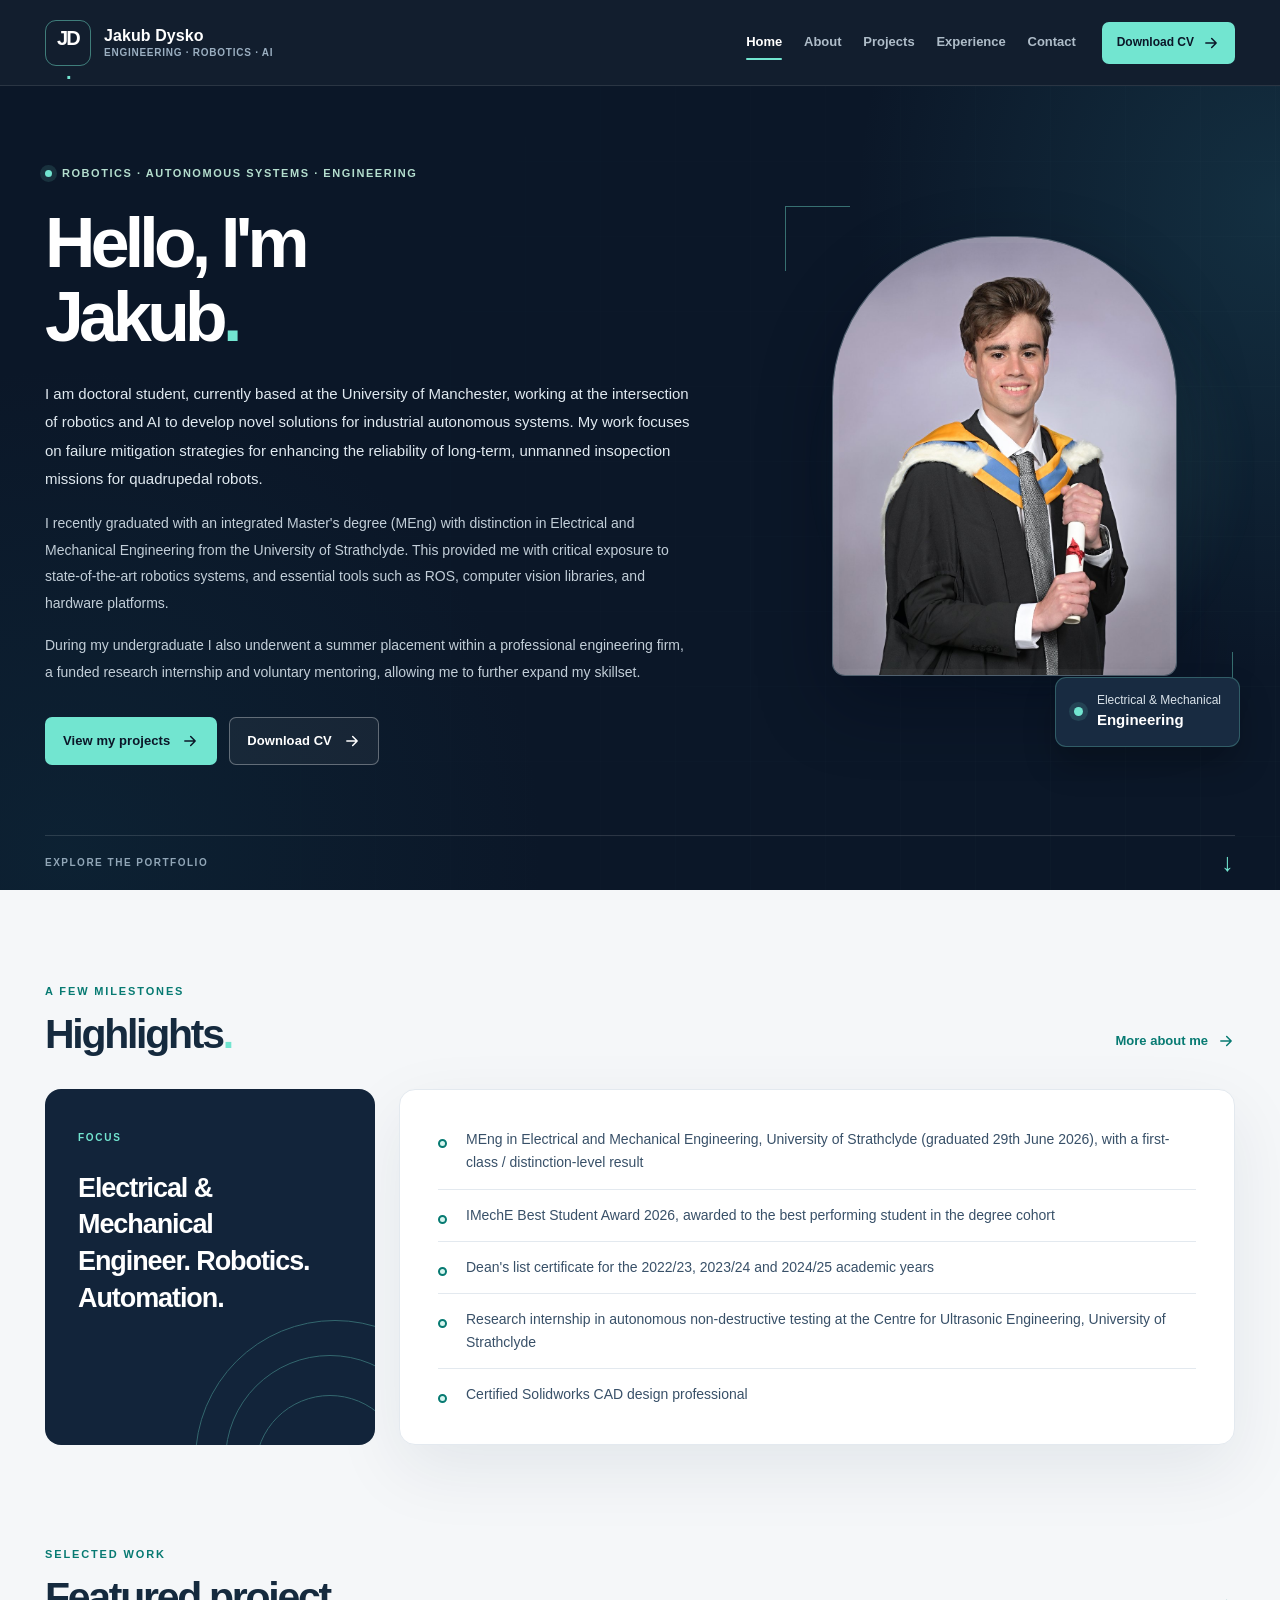
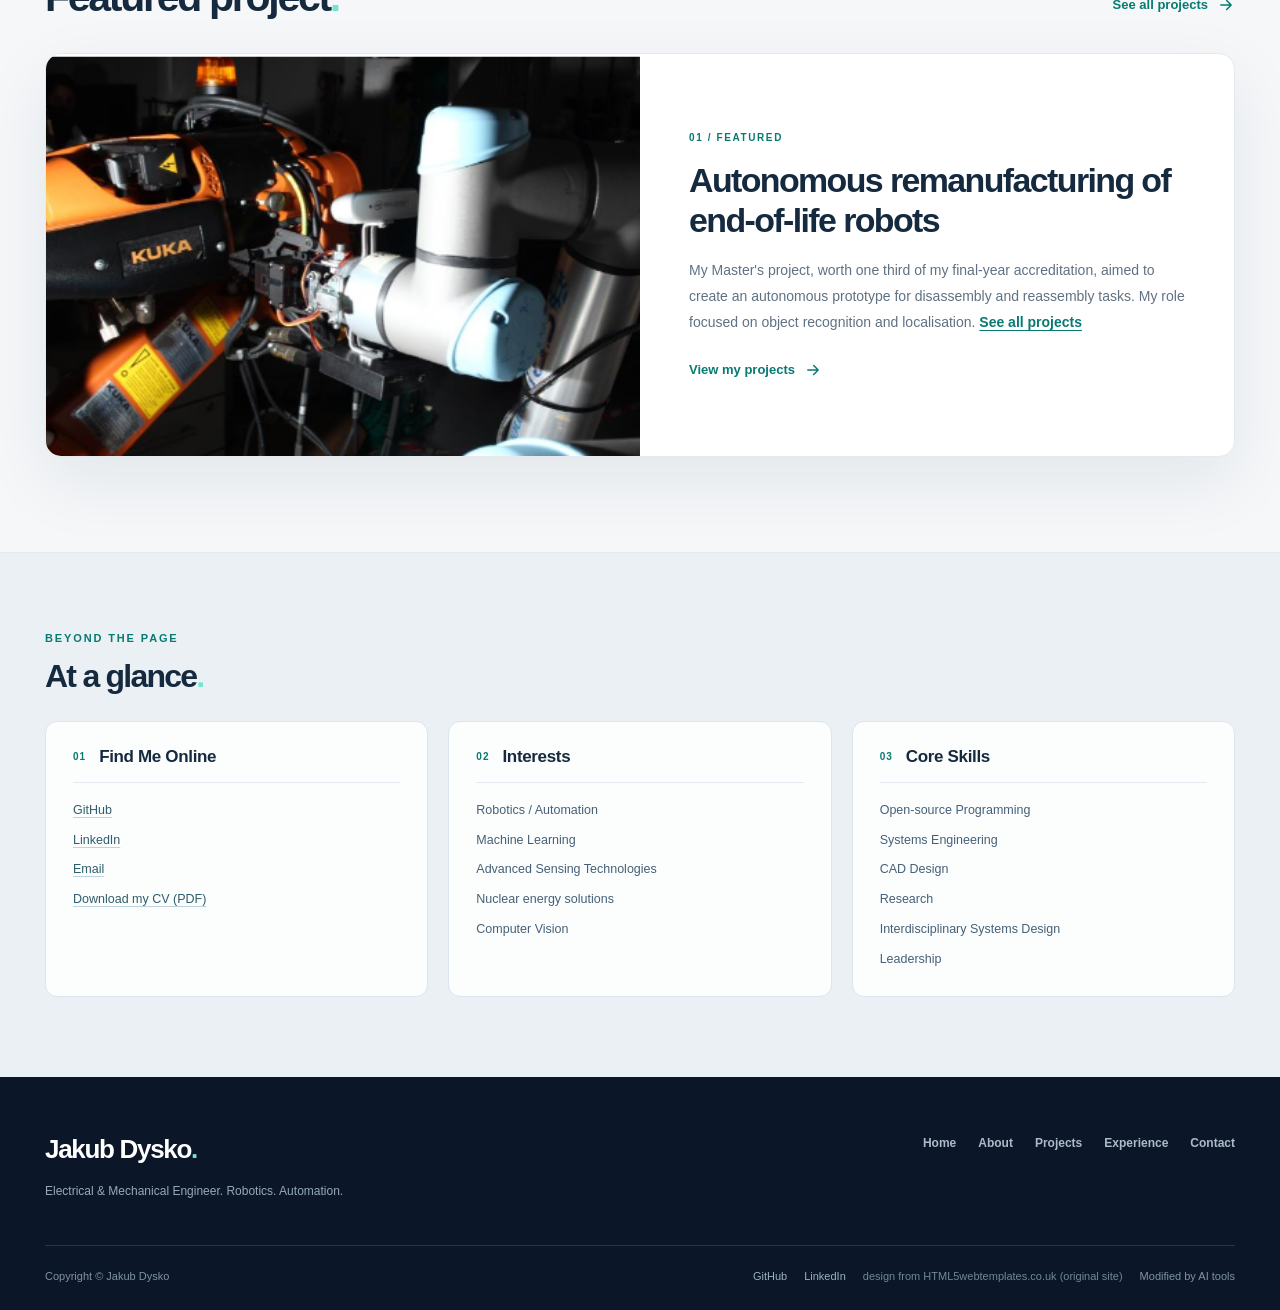
<file: index.html>
<!DOCTYPE html>
<html lang="en"><head>
<meta charset="utf-8"/><meta content="width=device-width,initial-scale=1" name="viewport"/>
<meta content="Portfolio of Jakub Dysko, Electrical and Mechanical engineering graduate specialising in robotics and automation." name="description"/><meta content="#0b1728" name="theme-color"/>
<title>Jakub Dysko | Robotics, AI &amp; Engineering</title>
<link href="images/favicon.svg" rel="icon" type="image/svg+xml"/>
<link href="style/style.css" rel="stylesheet"/>
<script defer="" src="scripts/main.js"></script>
</head><body><a class="skip-link" href="#main">Skip to main content</a><header class="site-header"><div class="container header-inner">
<a aria-label="Jakub Dysko — home" class="brand" href="index.html"><span class="brand-mark">JD<span class="brand-mark-dot">.</span></span><span class="brand-copy"><span class="brand-name">Jakub Dysko</span><span class="brand-sub">Engineering · Robotics · AI</span></span></a>
<button aria-controls="main-navigation" aria-expanded="false" aria-label="Open navigation" class="menu-toggle" type="button"><span></span><span></span><span></span></button>
<nav aria-label="Main navigation" class="main-nav" id="main-navigation"><a aria-current="page" class="nav-link active" href="index.html">Home</a><a class="nav-link" href="about.html">About</a><a class="nav-link" href="projects.html">Projects</a><a class="nav-link" href="experience.html">Experience</a><a class="nav-link" href="contact.html">Contact</a><a class="nav-cv" href="docs/Jakub_Dysko_CV.pdf" rel="noopener" target="_blank">Download CV <svg aria-hidden="true" fill="none" viewbox="0 0 20 20"><path d="M4.25 10h11.5m-5-5 5 5-5 5" stroke="currentColor" stroke-linecap="round" stroke-linejoin="round" stroke-width="1.65"></path></svg></a></nav>
</div></header><main id="main"><section class="home-hero"><div class="container hero-grid"><div class="hero-copy"><div class="eyebrow-line"><span class="status-dot"></span>ROBOTICS · AUTONOMOUS SYSTEMS · ENGINEERING</div><h1>Hello, I'm <span>Jakub<span class="accent-dot">.</span></span></h1><div class="hero-body"><p>I am doctoral student, currently based at the University of Manchester, working at the intersection of robotics and AI to develop novel solutions for industrial autonomous systems. My work focuses on failure mitigation strategies for enhancing the reliability of long-term, unmanned insopection missions for quadrupedal robots.</p><p>I recently graduated with an integrated Master's degree (MEng) with distinction in Electrical and Mechanical Engineering from the University of Strathclyde. This provided me with critical exposure to state-of-the-art robotics systems, and essential tools such as ROS, computer vision libraries, and hardware platforms.</p><p>During my undergraduate I also underwent a summer placement within a professional engineering firm, a funded research internship and voluntary mentoring, allowing me to further expand my skillset.</p></div><div class="hero-actions"><a class="btn btn-primary" href="projects.html">View my projects<svg aria-hidden="true" fill="none" viewbox="0 0 20 20"><path d="M4.25 10h11.5m-5-5 5 5-5 5" stroke="currentColor" stroke-linecap="round" stroke-linejoin="round" stroke-width="1.65"></path></svg></a><a class="btn btn-outline" href="docs/Jakub_Dysko_CV.pdf">Download CV<svg aria-hidden="true" fill="none" viewbox="0 0 20 20"><path d="M4.25 10h11.5m-5-5 5 5-5 5" stroke="currentColor" stroke-linecap="round" stroke-linejoin="round" stroke-width="1.65"></path></svg></a></div></div>
<div class="hero-visual"><div class="photo-halo"></div><div class="photo-frame"><img alt="Portrait of Jakub Dysko" fetchpriority="high" height="1370" src="images/profile-photo.jpg" width="1000"/></div><div class="floating-label"><span class="floating-signal"></span><span>Electrical &amp; Mechanical<br/><strong>Engineering</strong></span></div><span class="visual-corner corner-tl"></span><span class="visual-corner corner-br"></span></div></div><div class="container hero-rule"><span>EXPLORE THE PORTFOLIO</span><span aria-hidden="true" class="rule-arrow">↓</span></div></section><section class="content-section home-highlights"><div class="container"><div class="section-heading"><div><span class="eyebrow eyebrow-muted">A FEW MILESTONES</span><h2>Highlights<span class="accent-dot">.</span></h2></div><a class="section-more" href="about.html">More about me <svg aria-hidden="true" fill="none" viewbox="0 0 20 20"><path d="M4.25 10h11.5m-5-5 5 5-5 5" stroke="currentColor" stroke-linecap="round" stroke-linejoin="round" stroke-width="1.65"></path></svg></a></div><div class="highlight-layout"><div class="highlight-lead"><span class="overline">FOCUS</span><p>Electrical &amp; Mechanical Engineer. Robotics. Automation.</p><span aria-hidden="true" class="highlight-graphic"><i></i><i></i><i></i></span></div><div class="highlight-list"><ul>
<li>MEng in Electrical and Mechanical Engineering, University of Strathclyde (graduated 29th June 2026), with a first-class / distinction-level result</li>
<li>IMechE Best Student Award 2026, awarded to the best performing student in the degree cohort</li>
<li>Dean's list certificate for the 2022/23, 2023/24 and 2024/25 academic years</li>
<li>Research internship in autonomous non-destructive testing at the Centre for Ultrasonic Engineering, University of Strathclyde</li>
<li>Certified Solidworks CAD design professional</li>
</ul></div></div></div></section>
<section class="content-section featured-section"><div class="container"><div class="section-heading"><div><span class="eyebrow eyebrow-muted">SELECTED WORK</span><h2>Featured project<span class="accent-dot">.</span></h2></div><a class="section-more" href="projects.html">See all projects <svg aria-hidden="true" fill="none" viewbox="0 0 20 20"><path d="M4.25 10h11.5m-5-5 5 5-5 5" stroke="currentColor" stroke-linecap="round" stroke-linejoin="round" stroke-width="1.65"></path></svg></a></div><article class="featured-card"><div class="featured-image"><img alt="Autonomous remanufacturing project" class="project_img" decoding="async" loading="lazy" src="images/project-masters.png"/></div><div class="featured-content"><span class="project-index">01 / FEATURED</span><h3>Autonomous remanufacturing of end-of-life robots</h3><p>My Master's project, worth one third of my final-year accreditation, aimed to create an autonomous prototype for disassembly and reassembly tasks. My role focused on object recognition and localisation. <a href="projects.html">See all projects</a></p><a class="text-link" href="projects.html">View my projects <svg aria-hidden="true" fill="none" viewbox="0 0 20 20"><path d="M4.25 10h11.5m-5-5 5 5-5 5" stroke="currentColor" stroke-linecap="round" stroke-linejoin="round" stroke-width="1.65"></path></svg></a></div></article></div></section><aside aria-label="More information" class="details-section"><div class="container"><div class="section-heading"><div><span class="eyebrow eyebrow-muted">BEYOND THE PAGE</span><h2>At a glance<span class="accent-dot">.</span></h2></div></div><div class="details-grid"><div class="detail-card"><div class="detail-card-head"><span class="panel-number">01</span><h3>Find Me Online</h3></div><ul>
<li><a href="https://github.com/jakubd2406" rel="noopener noreferrer" target="_blank">GitHub</a></li>
<li><a href="https://www.linkedin.com/in/jakub-dyśko-b75056295" rel="noopener noreferrer" target="_blank">LinkedIn</a></li>
<li><a href="mailto:jakub.dysko@gmail.com">Email</a></li>
<li><a href="docs/Jakub_Dysko_CV.pdf">Download my CV (PDF)</a></li>
</ul></div><div class="detail-card"><div class="detail-card-head"><span class="panel-number">02</span><h3>Interests</h3></div><ul class="plain">
<li>Robotics / Automation</li>
<li>Machine Learning</li>
<li>Advanced Sensing Technologies</li>
<li>Nuclear energy solutions</li>
<li>Computer Vision</li>
</ul></div><div class="detail-card"><div class="detail-card-head"><span class="panel-number">03</span><h3>Core Skills</h3></div><ul class="plain">
<li>Open-source Programming</li>
<li>Systems Engineering</li>
<li>CAD Design</li>
<li>Research</li>
<li>Interdisciplinary Systems Design</li>
<li>Leadership</li>
</ul></div></div></div></aside></main><footer class="site-footer"><div class="container footer-top"><div><a class="footer-brand" href="index.html">Jakub Dysko<span class="accent-dot">.</span></a><p>Electrical &amp; Mechanical Engineer. Robotics. Automation.</p></div><div class="footer-links"><a href="index.html">Home</a><a href="about.html">About</a><a href="projects.html">Projects</a><a href="experience.html">Experience</a><a href="contact.html">Contact</a></div></div>
<div class="container footer-bottom"><span>Copyright © Jakub Dysko</span><div><a href="https://github.com/jakubd2406" rel="noopener noreferrer" target="_blank">GitHub</a><a href="https://www.linkedin.com/in/jakub-dyśko-b75056295" rel="noopener noreferrer" target="_blank">LinkedIn</a><a class="template-credit" href="http://www.html5webtemplates.co.uk" rel="noopener noreferrer" target="_blank">design from HTML5webtemplates.co.uk (original site)</a>Modified by AI tools</div></div></footer></body></html>
</file>
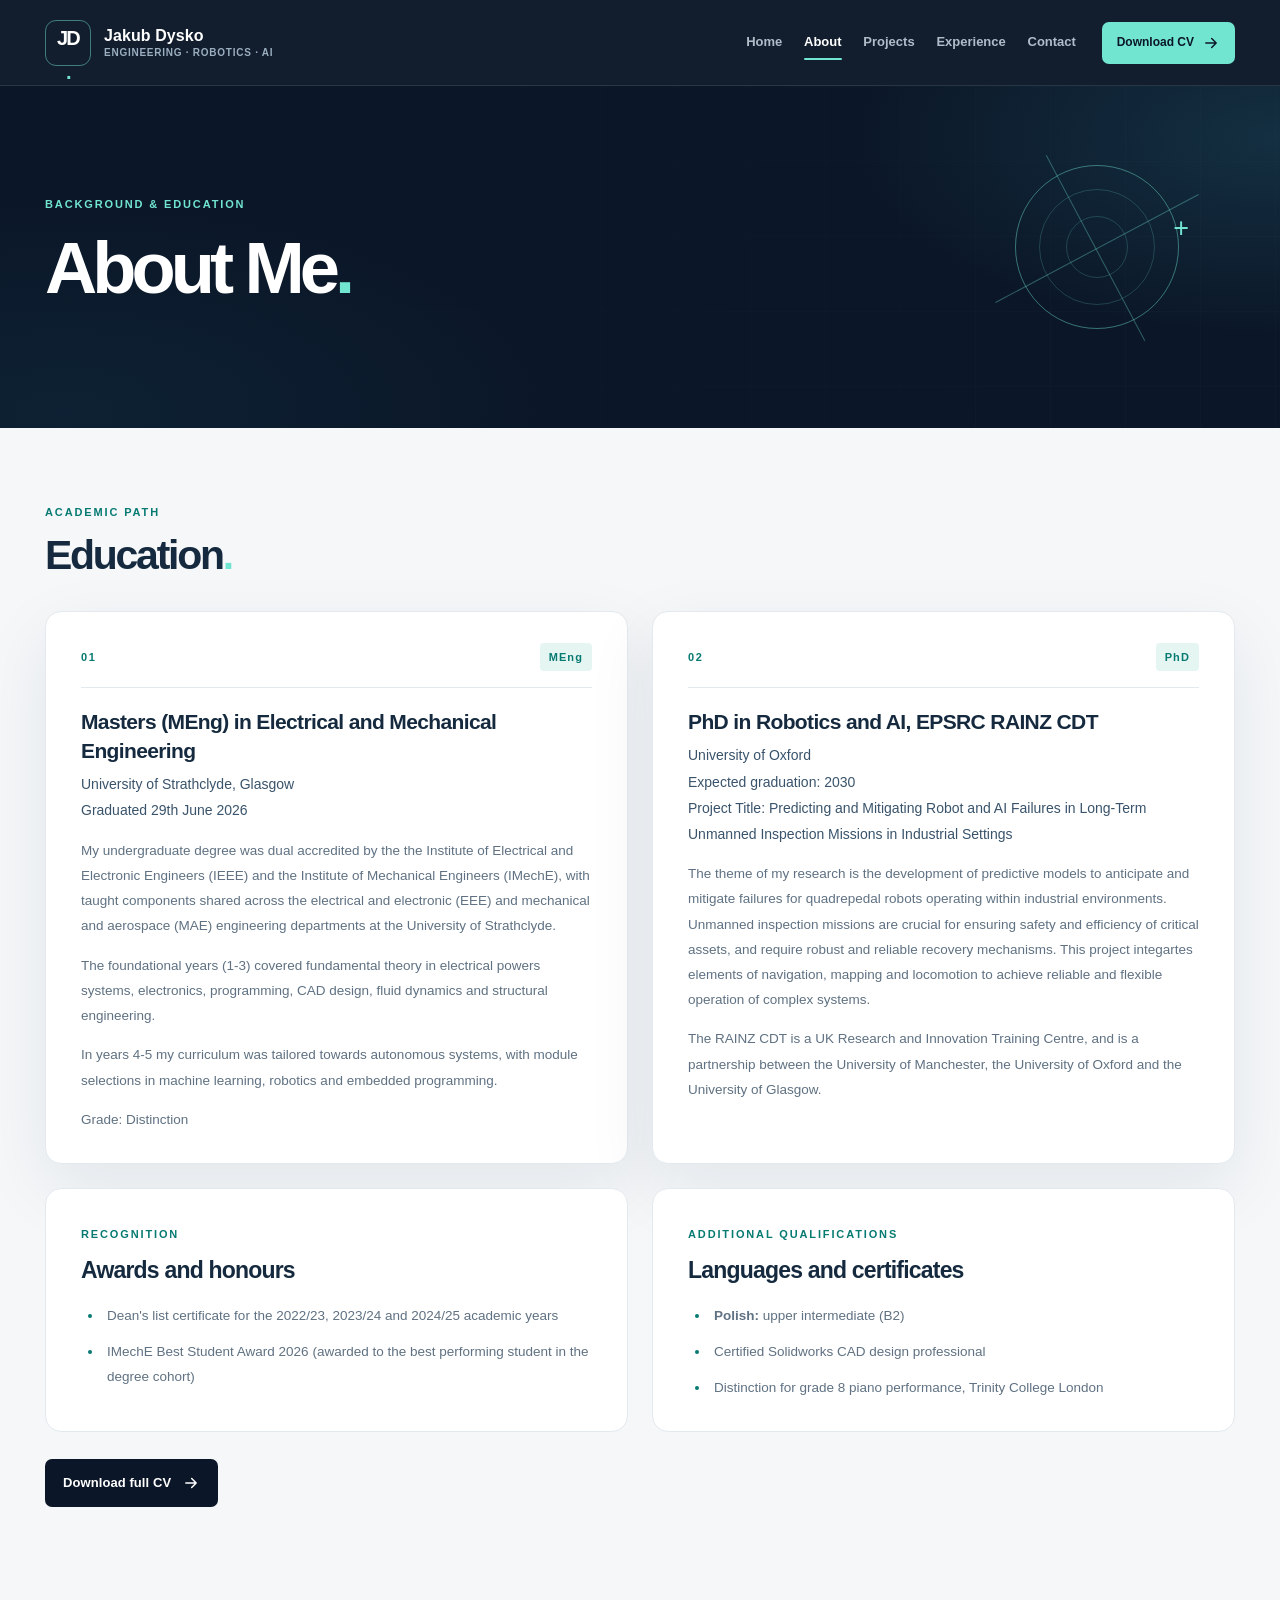
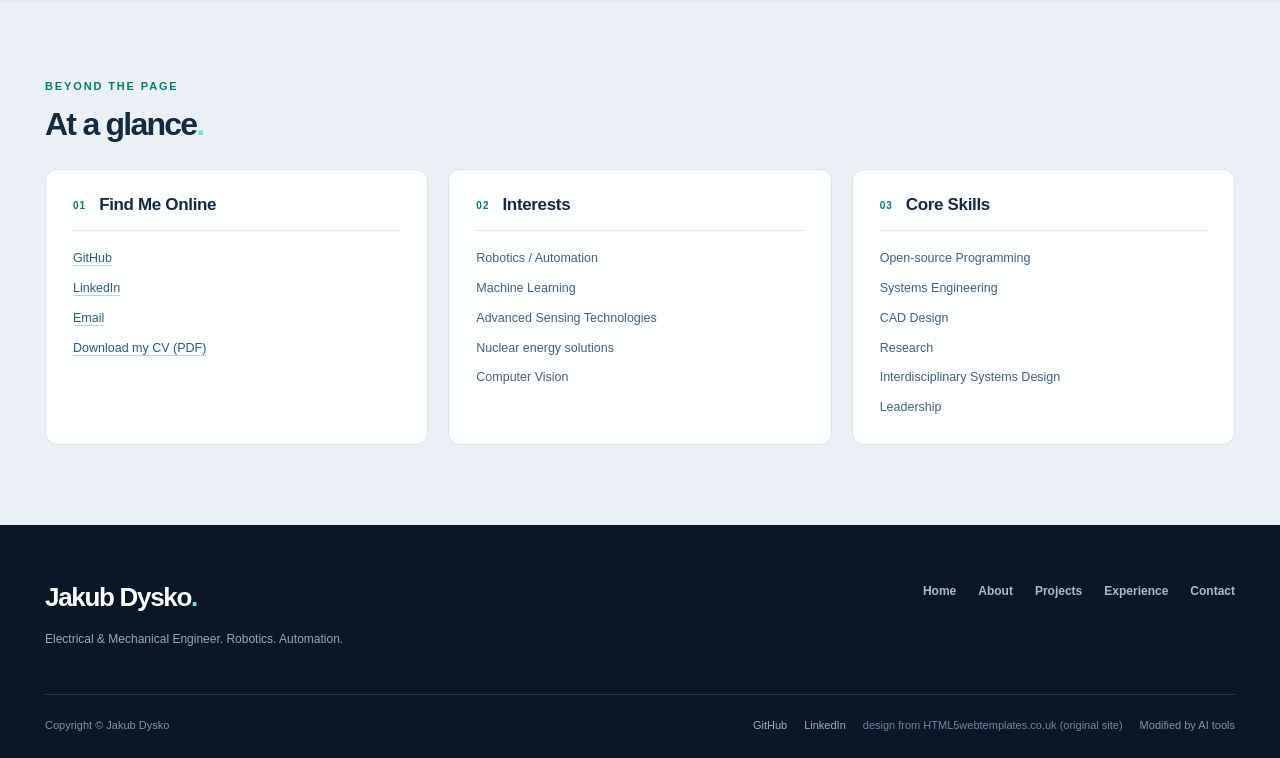
<file: about.html>
<!DOCTYPE html>
<html lang="en"><head>
<meta charset="utf-8"/><meta content="width=device-width,initial-scale=1" name="viewport"/>
<meta content="About Jakub Dysko: education, grades, awards and degree content." name="description"/><meta content="#0b1728" name="theme-color"/>
<title>About | Jakub Dysko</title>
<link href="images/favicon.svg" rel="icon" type="image/svg+xml"/>
<link href="style/style.css" rel="stylesheet"/>
<script defer="" src="scripts/main.js"></script>
</head><body><a class="skip-link" href="#main">Skip to main content</a><header class="site-header"><div class="container header-inner">
<a aria-label="Jakub Dysko — home" class="brand" href="index.html"><span class="brand-mark">JD<span class="brand-mark-dot">.</span></span><span class="brand-copy"><span class="brand-name">Jakub Dysko</span><span class="brand-sub">Engineering · Robotics · AI</span></span></a>
<button aria-controls="main-navigation" aria-expanded="false" aria-label="Open navigation" class="menu-toggle" type="button"><span></span><span></span><span></span></button>
<nav aria-label="Main navigation" class="main-nav" id="main-navigation"><a class="nav-link" href="index.html">Home</a><a aria-current="page" class="nav-link active" href="about.html">About</a><a class="nav-link" href="projects.html">Projects</a><a class="nav-link" href="experience.html">Experience</a><a class="nav-link" href="contact.html">Contact</a><a class="nav-cv" href="docs/Jakub_Dysko_CV.pdf" rel="noopener" target="_blank">Download CV <svg aria-hidden="true" fill="none" viewbox="0 0 20 20"><path d="M4.25 10h11.5m-5-5 5 5-5 5" stroke="currentColor" stroke-linecap="round" stroke-linejoin="round" stroke-width="1.65"></path></svg></a></nav>
</div></header><main id="main"><section class="page-banner"><div class="container"><div class="banner-grid"><div><span class="eyebrow">BACKGROUND &amp; EDUCATION</span><h1>About Me<span class="accent-dot">.</span></h1></div><div aria-hidden="true" class="banner-motif"><span class="motif-circle"></span><span class="motif-axis motif-axis-a"></span><span class="motif-axis motif-axis-b"></span><span class="motif-cross">+</span></div></div></div></section><section class="content-section about-section"><div class="container"><div class="section-heading"><div><span class="eyebrow eyebrow-muted">ACADEMIC PATH</span><h2>Education<span class="accent-dot">.</span></h2></div></div><div class="education-grid"><article class="education-card"><div class="timeline-top"><span class="step">01</span><span class="step-label">MEng</span></div><p><strong>Masters (MEng) in Electrical and Mechanical Engineering</strong><br/>
        University of Strathclyde, Glasgow<br/>
        Graduated 29th June 2026</p><p>My undergraduate degree was dual accredited by the the Institute of Electrical and Electronic Engineers (IEEE) and the Institute of Mechanical Engineers (IMechE), with taught components shared across the electrical and electronic (EEE) and mechanical and aerospace (MAE) engineering departments at the University of Strathclyde. </p><p>The foundational years (1-3) covered fundamental theory in electrical powers systems, electronics, programming, CAD design, fluid dynamics and structural engineering.</p><p>In years 4-5 my curriculum was tailored towards autonomous systems, with module selections in machine learning, robotics and embedded programming. </p><p>Grade: Distinction</p></article><article class="education-card"><div class="timeline-top"><span class="step">02</span><span class="step-label">PhD</span></div><p><strong>PhD in Robotics and AI, EPSRC RAINZ CDT</strong><br/>
        University of Oxford<br/>
        Expected graduation: 2030<br/>
        Project Title: Predicting and Mitigating Robot and AI Failures in Long-Term Unmanned Inspection Missions in Industrial Settings</p><p>The theme of my research is the development of predictive models to anticipate and mitigate failures for quadrepedal robots operating within industrial environments. Unmanned inspection missions are crucial for ensuring safety and efficiency of critical assets, and require robust and reliable recovery mechanisms. This project integartes elements of navigation, mapping and locomotion to achieve reliable and flexible operation of complex systems.</p><p>The RAINZ CDT is a UK Research and Innovation Training Centre, and is a partnership between the University of Manchester, the University of Oxford and the University of Glasgow.  </p></article></div><div class="about-lower"><section class="lower-card"><span class="eyebrow eyebrow-muted">RECOGNITION</span><h2>Awards and honours</h2><ul>
<li>Dean's list certificate for the 2022/23, 2023/24 and 2024/25 academic years</li>
<li>IMechE Best Student Award 2026 (awarded to the best performing student in the degree cohort)</li>
</ul></section><section class="lower-card"><span class="eyebrow eyebrow-muted">ADDITIONAL QUALIFICATIONS</span><h2>Languages and certificates</h2><ul>
<li><strong>Polish:</strong> upper intermediate (B2)</li>
<li>Certified Solidworks CAD design professional</li>
<li>Distinction for grade 8 piano performance, Trinity College London</li>
</ul></section></div><div class="about-cta"><a class="btn btn-dark" href="docs/Jakub_Dysko_CV.pdf">Download full CV<svg aria-hidden="true" fill="none" viewbox="0 0 20 20"><path d="M4.25 10h11.5m-5-5 5 5-5 5" stroke="currentColor" stroke-linecap="round" stroke-linejoin="round" stroke-width="1.65"></path></svg></a></div></div></section><aside aria-label="More information" class="details-section"><div class="container"><div class="section-heading"><div><span class="eyebrow eyebrow-muted">BEYOND THE PAGE</span><h2>At a glance<span class="accent-dot">.</span></h2></div></div><div class="details-grid"><div class="detail-card"><div class="detail-card-head"><span class="panel-number">01</span><h3>Find Me Online</h3></div><ul>
<li><a href="https://github.com/jakubd2406" rel="noopener noreferrer" target="_blank">GitHub</a></li>
<li><a href="https://www.linkedin.com/in/jakub-dyśko-b75056295" rel="noopener noreferrer" target="_blank">LinkedIn</a></li>
<li><a href="mailto:jakub.dysko@gmail.com">Email</a></li>
<li><a href="docs/Jakub_Dysko_CV.pdf">Download my CV (PDF)</a></li>
</ul></div><div class="detail-card"><div class="detail-card-head"><span class="panel-number">02</span><h3>Interests</h3></div><ul class="plain">
<li>Robotics / Automation</li>
<li>Machine Learning</li>
<li>Advanced Sensing Technologies</li>
<li>Nuclear energy solutions</li>
<li>Computer Vision</li>
</ul></div><div class="detail-card"><div class="detail-card-head"><span class="panel-number">03</span><h3>Core Skills</h3></div><ul class="plain">
<li>Open-source Programming</li>
<li>Systems Engineering</li>
<li>CAD Design</li>
<li>Research</li>
<li>Interdisciplinary Systems Design</li>
<li>Leadership</li>
</ul></div></div></div></aside></main><footer class="site-footer"><div class="container footer-top"><div><a class="footer-brand" href="index.html">Jakub Dysko<span class="accent-dot">.</span></a><p>Electrical &amp; Mechanical Engineer. Robotics. Automation.</p></div><div class="footer-links"><a href="index.html">Home</a><a href="about.html">About</a><a href="projects.html">Projects</a><a href="experience.html">Experience</a><a href="contact.html">Contact</a></div></div>
<div class="container footer-bottom"><span>Copyright © Jakub Dysko</span><div><a href="https://github.com/jakubd2406" rel="noopener noreferrer" target="_blank">GitHub</a><a href="https://www.linkedin.com/in/jakub-dyśko-b75056295" rel="noopener noreferrer" target="_blank">LinkedIn</a><a class="template-credit" href="http://www.html5webtemplates.co.uk" rel="noopener noreferrer" target="_blank">design from HTML5webtemplates.co.uk (original site)</a>Modified by AI tools</div></div></footer></body></html>
</file>
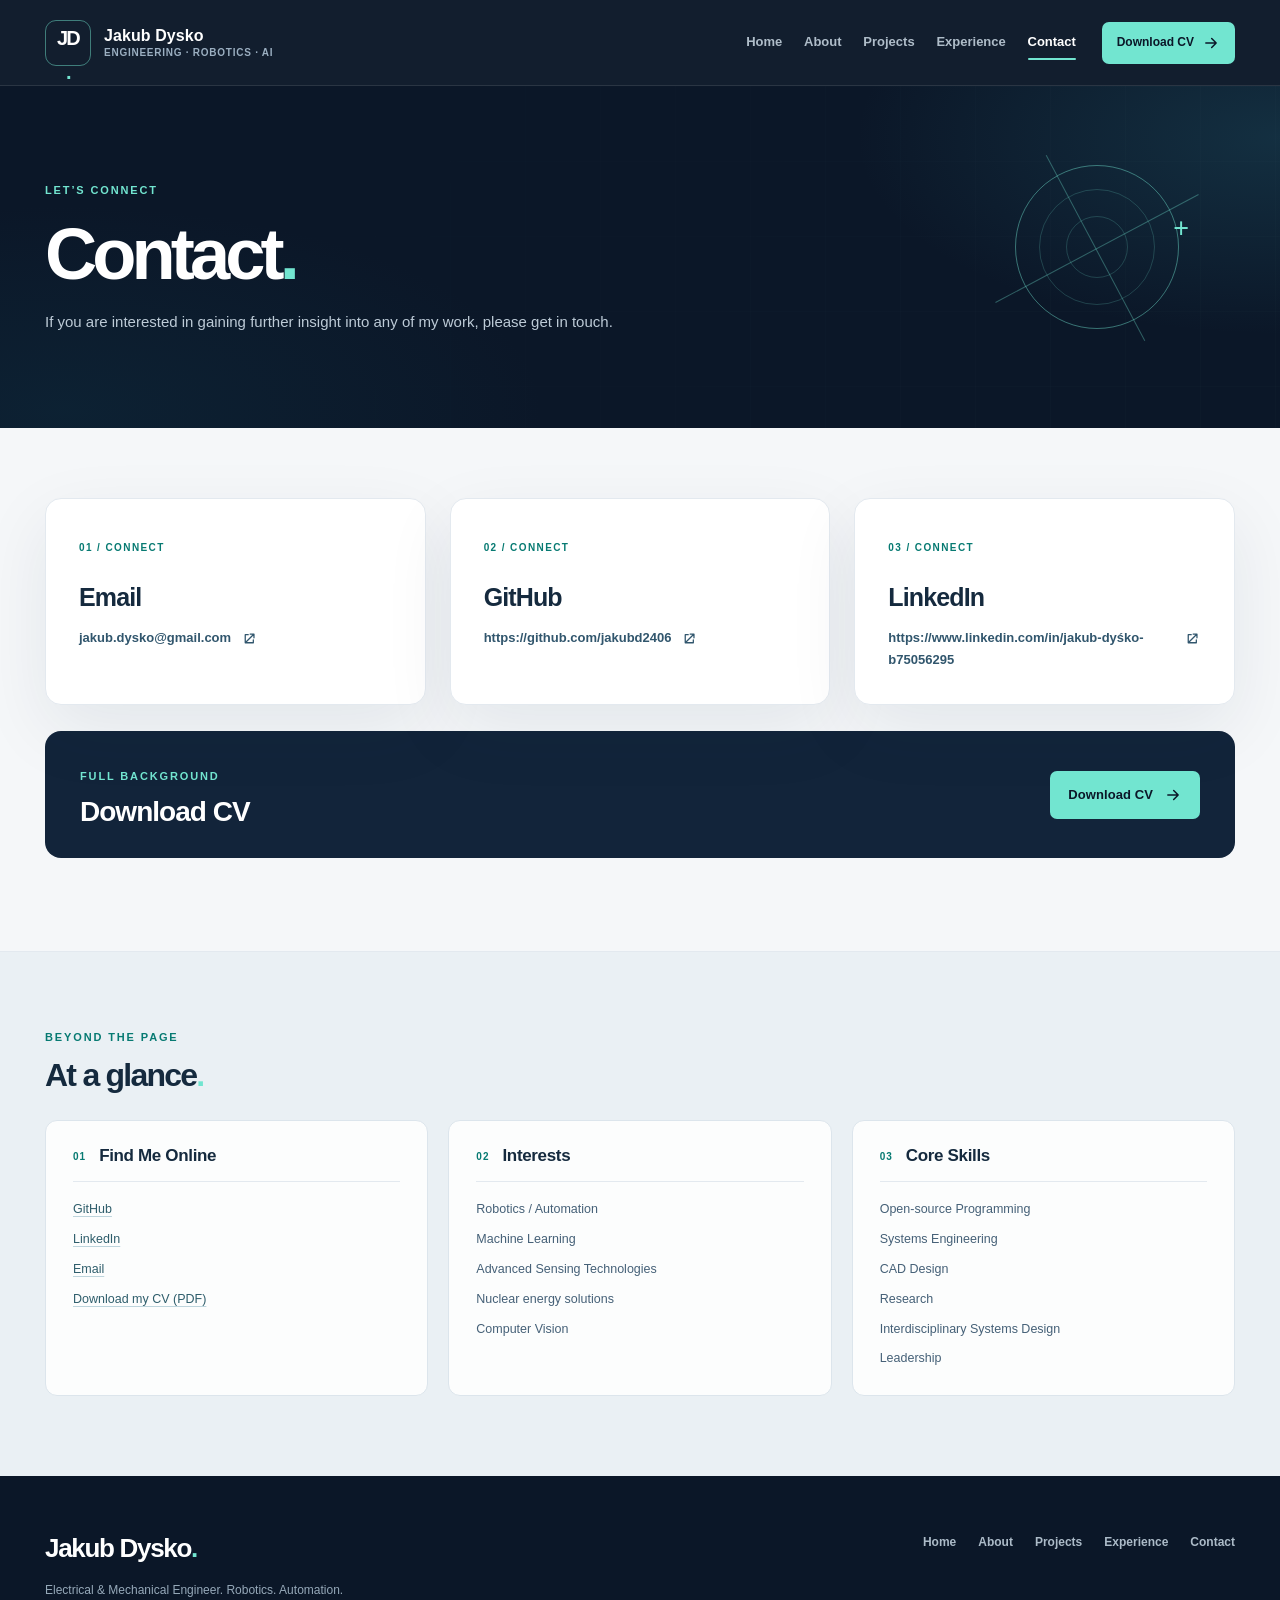
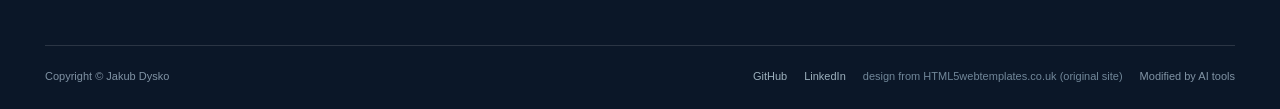
<file: contact.html>
<!DOCTYPE html>
<html lang="en"><head>
<meta charset="utf-8"/><meta content="width=device-width,initial-scale=1" name="viewport"/>
<meta content="Contact Jakub Dysko." name="description"/><meta content="#0b1728" name="theme-color"/>
<title>Contact | Jakub Dysko</title>
<link href="images/favicon.svg" rel="icon" type="image/svg+xml"/>
<link href="style/style.css" rel="stylesheet"/>
<script defer="" src="scripts/main.js"></script>
</head><body><a class="skip-link" href="#main">Skip to main content</a><header class="site-header"><div class="container header-inner">
<a aria-label="Jakub Dysko — home" class="brand" href="index.html"><span class="brand-mark">JD<span class="brand-mark-dot">.</span></span><span class="brand-copy"><span class="brand-name">Jakub Dysko</span><span class="brand-sub">Engineering · Robotics · AI</span></span></a>
<button aria-controls="main-navigation" aria-expanded="false" aria-label="Open navigation" class="menu-toggle" type="button"><span></span><span></span><span></span></button>
<nav aria-label="Main navigation" class="main-nav" id="main-navigation"><a class="nav-link" href="index.html">Home</a><a class="nav-link" href="about.html">About</a><a class="nav-link" href="projects.html">Projects</a><a class="nav-link" href="experience.html">Experience</a><a aria-current="page" class="nav-link active" href="contact.html">Contact</a><a class="nav-cv" href="docs/Jakub_Dysko_CV.pdf" rel="noopener" target="_blank">Download CV <svg aria-hidden="true" fill="none" viewbox="0 0 20 20"><path d="M4.25 10h11.5m-5-5 5 5-5 5" stroke="currentColor" stroke-linecap="round" stroke-linejoin="round" stroke-width="1.65"></path></svg></a></nav>
</div></header><main id="main"><section class="page-banner"><div class="container"><div class="banner-grid"><div><span class="eyebrow">LET’S CONNECT</span><h1>Contact<span class="accent-dot">.</span></h1><p>If you are interested in gaining further insight into any of my work, please get in touch.</p></div><div aria-hidden="true" class="banner-motif"><span class="motif-circle"></span><span class="motif-axis motif-axis-a"></span><span class="motif-axis motif-axis-b"></span><span class="motif-cross">+</span></div></div></div></section><section class="content-section contact-section"><div class="container"><div class="contact-grid"><div class="contact-card"><span class="contact-number">01 / CONNECT</span><h2>Email</h2><a class="contact-link" href="mailto:jakub.dysko@gmail.com">jakub.dysko@gmail.com<svg aria-hidden="true" fill="none" viewbox="0 0 20 20"><path d="M10.75 4.75h4.5v4.5m-.25-4.25-8.5 8.5M14.5 11.5V15H5V5.5h3.5" stroke="currentColor" stroke-linecap="round" stroke-linejoin="round" stroke-width="1.5"></path></svg></a></div><div class="contact-card"><span class="contact-number">02 / CONNECT</span><h2>GitHub</h2><a class="contact-link" href="https://github.com/jakubd2406" rel="noopener noreferrer" target="_blank">https://github.com/jakubd2406<svg aria-hidden="true" fill="none" viewbox="0 0 20 20"><path d="M10.75 4.75h4.5v4.5m-.25-4.25-8.5 8.5M14.5 11.5V15H5V5.5h3.5" stroke="currentColor" stroke-linecap="round" stroke-linejoin="round" stroke-width="1.5"></path></svg></a></div><div class="contact-card"><span class="contact-number">03 / CONNECT</span><h2>LinkedIn</h2><a class="contact-link" href="https://www.linkedin.com/in/jakub-dyśko-b75056295" rel="noopener noreferrer" target="_blank">https://www.linkedin.com/in/jakub-dyśko-b75056295<svg aria-hidden="true" fill="none" viewbox="0 0 20 20"><path d="M10.75 4.75h4.5v4.5m-.25-4.25-8.5 8.5M14.5 11.5V15H5V5.5h3.5" stroke="currentColor" stroke-linecap="round" stroke-linejoin="round" stroke-width="1.5"></path></svg></a></div></div><div class="contact-cta"><div><span class="eyebrow">FULL BACKGROUND</span><h2>Download CV</h2></div><a class="btn btn-primary" href="docs/Jakub_Dysko_CV.pdf">Download CV<svg aria-hidden="true" fill="none" viewbox="0 0 20 20"><path d="M4.25 10h11.5m-5-5 5 5-5 5" stroke="currentColor" stroke-linecap="round" stroke-linejoin="round" stroke-width="1.65"></path></svg></a></div></div></section><aside aria-label="More information" class="details-section"><div class="container"><div class="section-heading"><div><span class="eyebrow eyebrow-muted">BEYOND THE PAGE</span><h2>At a glance<span class="accent-dot">.</span></h2></div></div><div class="details-grid"><div class="detail-card"><div class="detail-card-head"><span class="panel-number">01</span><h3>Find Me Online</h3></div><ul>
<li><a href="https://github.com/jakubd2406" rel="noopener noreferrer" target="_blank">GitHub</a></li>
<li><a href="https://www.linkedin.com/in/jakub-dyśko-b75056295" rel="noopener noreferrer" target="_blank">LinkedIn</a></li>
<li><a href="mailto:jakub.dysko@gmail.com">Email</a></li>
<li><a href="docs/Jakub_Dysko_CV.pdf">Download my CV (PDF)</a></li>
</ul></div><div class="detail-card"><div class="detail-card-head"><span class="panel-number">02</span><h3>Interests</h3></div><ul class="plain">
<li>Robotics / Automation</li>
<li>Machine Learning</li>
<li>Advanced Sensing Technologies</li>
<li>Nuclear energy solutions</li>
<li>Computer Vision</li>
</ul></div><div class="detail-card"><div class="detail-card-head"><span class="panel-number">03</span><h3>Core Skills</h3></div><ul class="plain">
<li>Open-source Programming</li>
<li>Systems Engineering</li>
<li>CAD Design</li>
<li>Research</li>
<li>Interdisciplinary Systems Design</li>
<li>Leadership</li>
</ul></div></div></div></aside></main><footer class="site-footer"><div class="container footer-top"><div><a class="footer-brand" href="index.html">Jakub Dysko<span class="accent-dot">.</span></a><p>Electrical &amp; Mechanical Engineer. Robotics. Automation.</p></div><div class="footer-links"><a href="index.html">Home</a><a href="about.html">About</a><a href="projects.html">Projects</a><a href="experience.html">Experience</a><a href="contact.html">Contact</a></div></div>
<div class="container footer-bottom"><span>Copyright © Jakub Dysko</span><div><a href="https://github.com/jakubd2406" rel="noopener noreferrer" target="_blank">GitHub</a><a href="https://www.linkedin.com/in/jakub-dyśko-b75056295" rel="noopener noreferrer" target="_blank">LinkedIn</a><a class="template-credit" href="http://www.html5webtemplates.co.uk" rel="noopener noreferrer" target="_blank">design from HTML5webtemplates.co.uk (original site)</a>Modified by AI tools</div></div></footer></body></html>
</file>
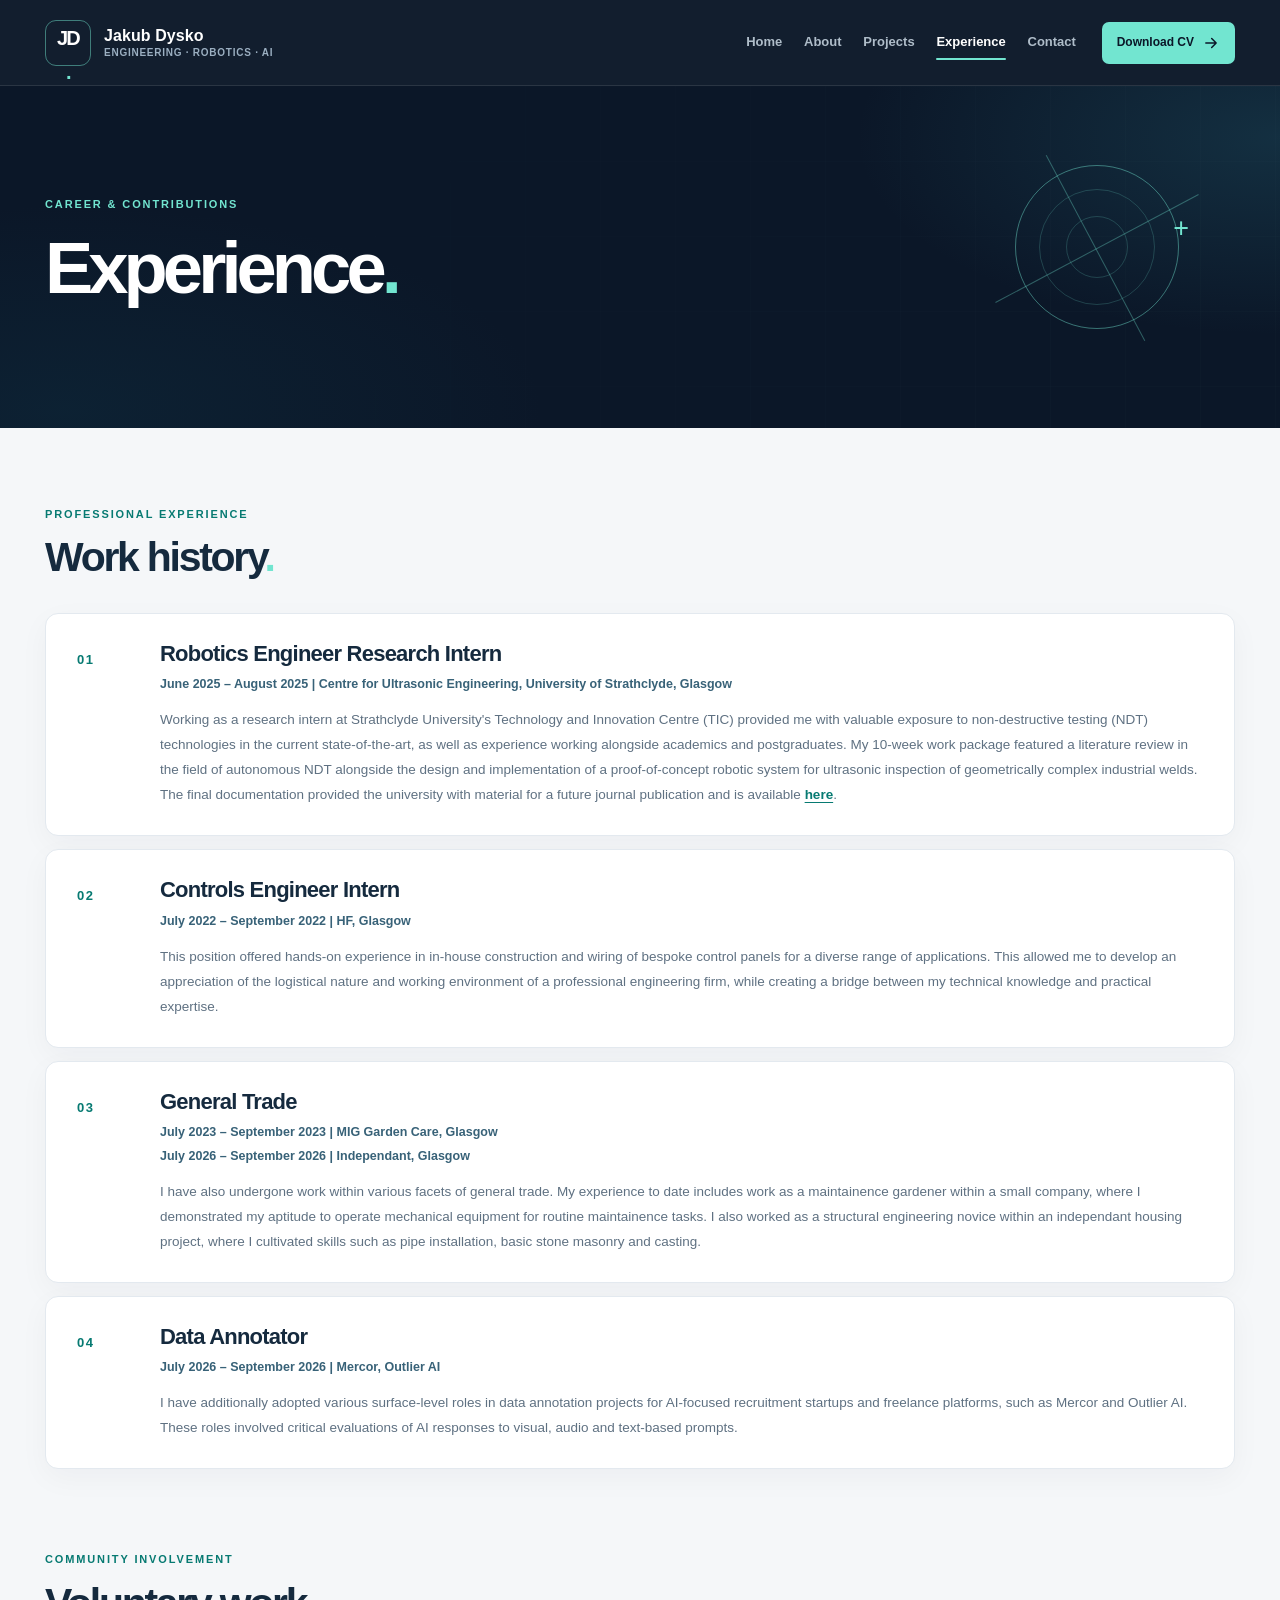
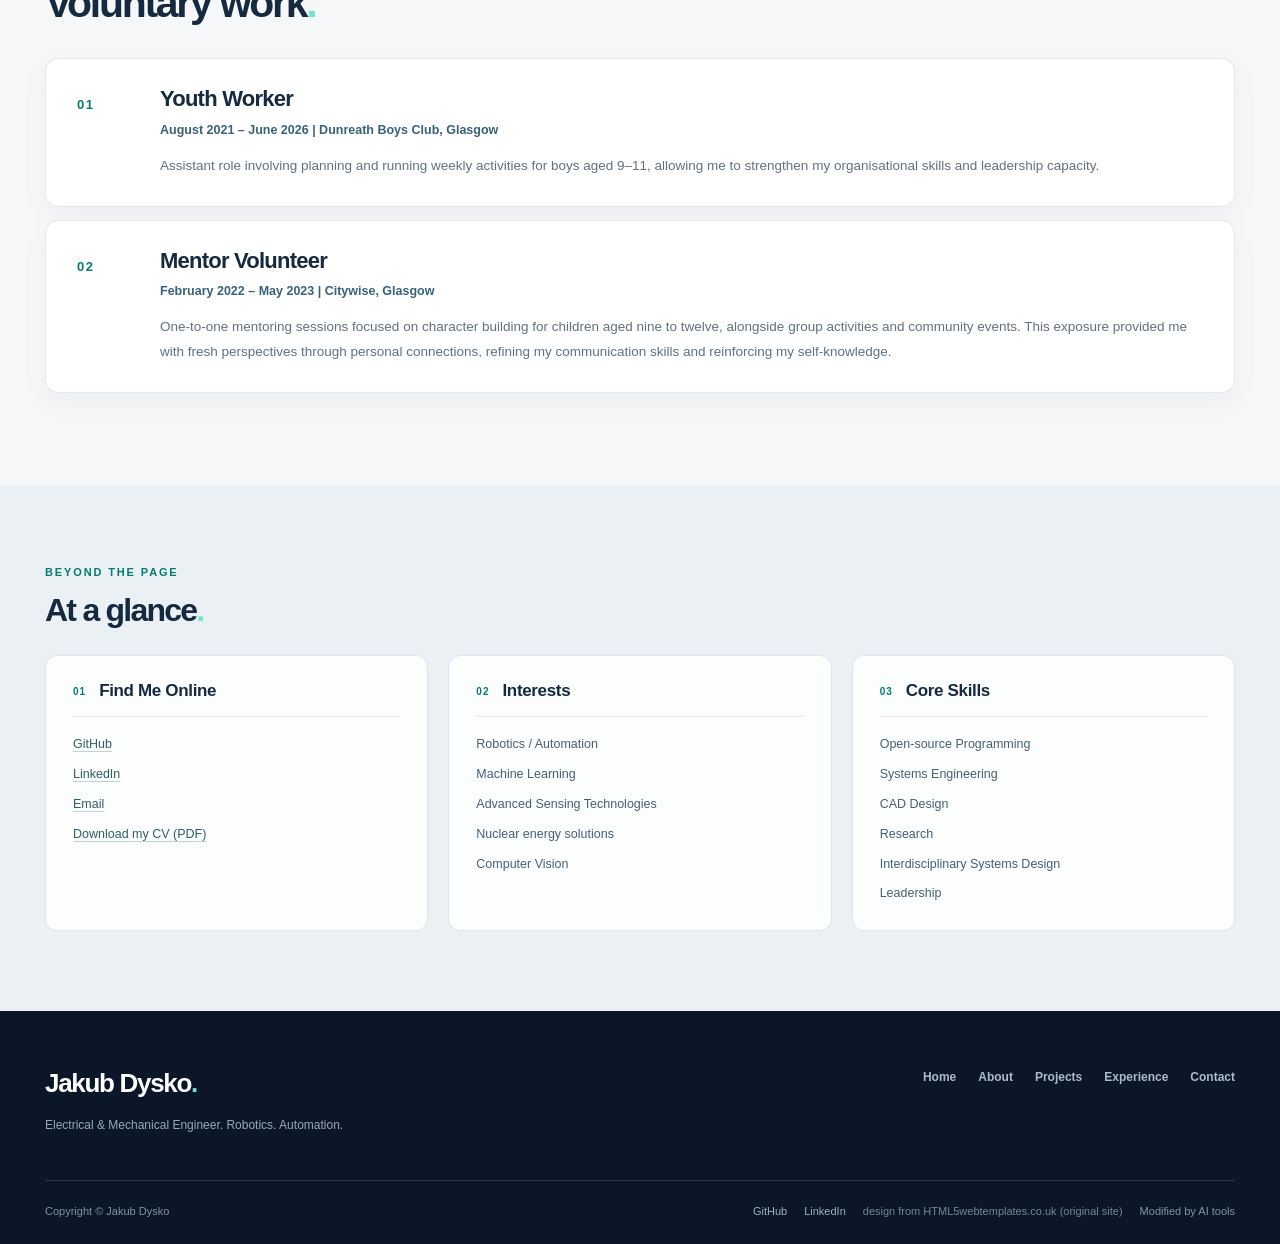
<file: experience.html>
<!DOCTYPE html>
<html lang="en"><head>
<meta charset="utf-8"/><meta content="width=device-width,initial-scale=1" name="viewport"/>
<meta content="Work history and voluntary experience of Jakub Dysko." name="description"/><meta content="#0b1728" name="theme-color"/>
<title>Experience | Jakub Dysko</title>
<link href="images/favicon.svg" rel="icon" type="image/svg+xml"/>
<link href="style/style.css" rel="stylesheet"/>
<script defer="" src="scripts/main.js"></script>
</head><body><a class="skip-link" href="#main">Skip to main content</a><header class="site-header"><div class="container header-inner">
<a aria-label="Jakub Dysko — home" class="brand" href="index.html"><span class="brand-mark">JD<span class="brand-mark-dot">.</span></span><span class="brand-copy"><span class="brand-name">Jakub Dysko</span><span class="brand-sub">Engineering · Robotics · AI</span></span></a>
<button aria-controls="main-navigation" aria-expanded="false" aria-label="Open navigation" class="menu-toggle" type="button"><span></span><span></span><span></span></button>
<nav aria-label="Main navigation" class="main-nav" id="main-navigation"><a class="nav-link" href="index.html">Home</a><a class="nav-link" href="about.html">About</a><a class="nav-link" href="projects.html">Projects</a><a aria-current="page" class="nav-link active" href="experience.html">Experience</a><a class="nav-link" href="contact.html">Contact</a><a class="nav-cv" href="docs/Jakub_Dysko_CV.pdf" rel="noopener" target="_blank">Download CV <svg aria-hidden="true" fill="none" viewbox="0 0 20 20"><path d="M4.25 10h11.5m-5-5 5 5-5 5" stroke="currentColor" stroke-linecap="round" stroke-linejoin="round" stroke-width="1.65"></path></svg></a></nav>
</div></header><main id="main"><section class="page-banner"><div class="container"><div class="banner-grid"><div><span class="eyebrow">CAREER &amp; CONTRIBUTIONS</span><h1>Experience<span class="accent-dot">.</span></h1></div><div aria-hidden="true" class="banner-motif"><span class="motif-circle"></span><span class="motif-axis motif-axis-a"></span><span class="motif-axis motif-axis-b"></span><span class="motif-cross">+</span></div></div></div></section><section class="content-section experience-section"><div class="container"><div class="section-heading"><div><span class="eyebrow eyebrow-muted">PROFESSIONAL EXPERIENCE</span><h2>Work history<span class="accent-dot">.</span></h2></div></div><div class="experience-list"><article class="experience-card"><div class="experience-number">01</div><div class="experience-body"><h3>Robotics Engineer Research Intern</h3><div class="experience-dates"><h5>June 2025 – August 2025 | Centre for Ultrasonic Engineering, University of Strathclyde, Glasgow</h5></div><p>Working as a research intern at Strathclyde University's Technology and Innovation Centre (TIC) provided me with valuable exposure to non-destructive testing (NDT) technologies in the current state-of-the-art, as well as experience working alongside academics and postgraduates. My 10-week work package featured a literature review in the field of autonomous NDT alongside the design and implementation of a proof-of-concept robotic system for ultrasonic inspection of geometrically complex industrial welds. The final documentation provided the university with material for a future journal publication and is available <a href="docs/Jakub_Dysko_Internship_Documentation.pdf">here</a>.</p></div></article><article class="experience-card"><div class="experience-number">02</div><div class="experience-body"><h3>Controls Engineer Intern</h3><div class="experience-dates"><h5>July 2022 – September 2022 | HF, Glasgow</h5></div><p>This position offered hands-on experience in in-house construction and wiring of bespoke control panels for a diverse range of applications. This allowed me to develop an appreciation of the logistical nature and working environment of a professional engineering firm, while creating a bridge between my technical knowledge and practical expertise.</p></div></article><article class="experience-card"><div class="experience-number">03</div><div class="experience-body"><h3>General Trade</h3><div class="experience-dates"><h5>July 2023 – September 2023 | MIG Garden Care, Glasgow</h5><h5>July 2026 – September 2026 | Independant, Glasgow</h5></div><p>I have also undergone work within various facets of general trade. My experience to date includes work as a maintainence gardener within a small company, where I demonstrated my aptitude to operate mechanical equipment for routine maintainence tasks. I also worked as a structural engineering novice within an independant housing project, where I cultivated skills such as pipe installation, basic stone masonry and casting. </p></div></article><article class="experience-card"><div class="experience-number">04</div><div class="experience-body"><h3>Data Annotator</h3><div class="experience-dates"><h5>July 2026 – September 2026 | Mercor, Outlier AI</h5></div><p>I have additionally adopted various surface-level roles in data annotation projects for AI-focused recruitment startups and freelance platforms, such as Mercor and Outlier AI. These roles involved critical evaluations of AI responses to visual, audio and text-based prompts. </p></div></article></div><div class="section-heading secondary-heading"><div><span class="eyebrow eyebrow-muted">COMMUNITY INVOLVEMENT</span><h2>Voluntary work<span class="accent-dot">.</span></h2></div></div><div class="experience-list"><article class="experience-card"><div class="experience-number">01</div><div class="experience-body"><h3>Youth Worker</h3><div class="experience-dates"><h5>August 2021 – June 2026 | Dunreath Boys Club, Glasgow</h5></div><p>Assistant role involving planning and running weekly activities for boys aged 9–11, allowing me to strengthen my organisational skills and leadership capacity.</p></div></article><article class="experience-card"><div class="experience-number">02</div><div class="experience-body"><h3>Mentor Volunteer</h3><div class="experience-dates"><h5>February 2022 – May 2023 | Citywise, Glasgow</h5></div><p>One-to-one mentoring sessions focused on character building for children aged nine to twelve, alongside group activities and community events. This exposure provided me with fresh perspectives through personal connections, refining my communication skills and reinforcing my self-knowledge.</p></div></article></div></div></section><aside aria-label="More information" class="details-section"><div class="container"><div class="section-heading"><div><span class="eyebrow eyebrow-muted">BEYOND THE PAGE</span><h2>At a glance<span class="accent-dot">.</span></h2></div></div><div class="details-grid"><div class="detail-card"><div class="detail-card-head"><span class="panel-number">01</span><h3>Find Me Online</h3></div><ul>
<li><a href="https://github.com/jakubd2406" rel="noopener noreferrer" target="_blank">GitHub</a></li>
<li><a href="https://www.linkedin.com/in/jakub-dyśko-b75056295" rel="noopener noreferrer" target="_blank">LinkedIn</a></li>
<li><a href="mailto:jakub.dysko@gmail.com">Email</a></li>
<li><a href="docs/Jakub_Dysko_CV.pdf">Download my CV (PDF)</a></li>
</ul></div><div class="detail-card"><div class="detail-card-head"><span class="panel-number">02</span><h3>Interests</h3></div><ul class="plain">
<li>Robotics / Automation</li>
<li>Machine Learning</li>
<li>Advanced Sensing Technologies</li>
<li>Nuclear energy solutions</li>
<li>Computer Vision</li>
</ul></div><div class="detail-card"><div class="detail-card-head"><span class="panel-number">03</span><h3>Core Skills</h3></div><ul class="plain">
<li>Open-source Programming</li>
<li>Systems Engineering</li>
<li>CAD Design</li>
<li>Research</li>
<li>Interdisciplinary Systems Design</li>
<li>Leadership</li>
</ul></div></div></div></aside></main><footer class="site-footer"><div class="container footer-top"><div><a class="footer-brand" href="index.html">Jakub Dysko<span class="accent-dot">.</span></a><p>Electrical &amp; Mechanical Engineer. Robotics. Automation.</p></div><div class="footer-links"><a href="index.html">Home</a><a href="about.html">About</a><a href="projects.html">Projects</a><a href="experience.html">Experience</a><a href="contact.html">Contact</a></div></div>
<div class="container footer-bottom"><span>Copyright © Jakub Dysko</span><div><a href="https://github.com/jakubd2406" rel="noopener noreferrer" target="_blank">GitHub</a><a href="https://www.linkedin.com/in/jakub-dyśko-b75056295" rel="noopener noreferrer" target="_blank">LinkedIn</a><a class="template-credit" href="http://www.html5webtemplates.co.uk" rel="noopener noreferrer" target="_blank">design from HTML5webtemplates.co.uk (original site)</a>Modified by AI tools</div></div></footer></body></html>
</file>
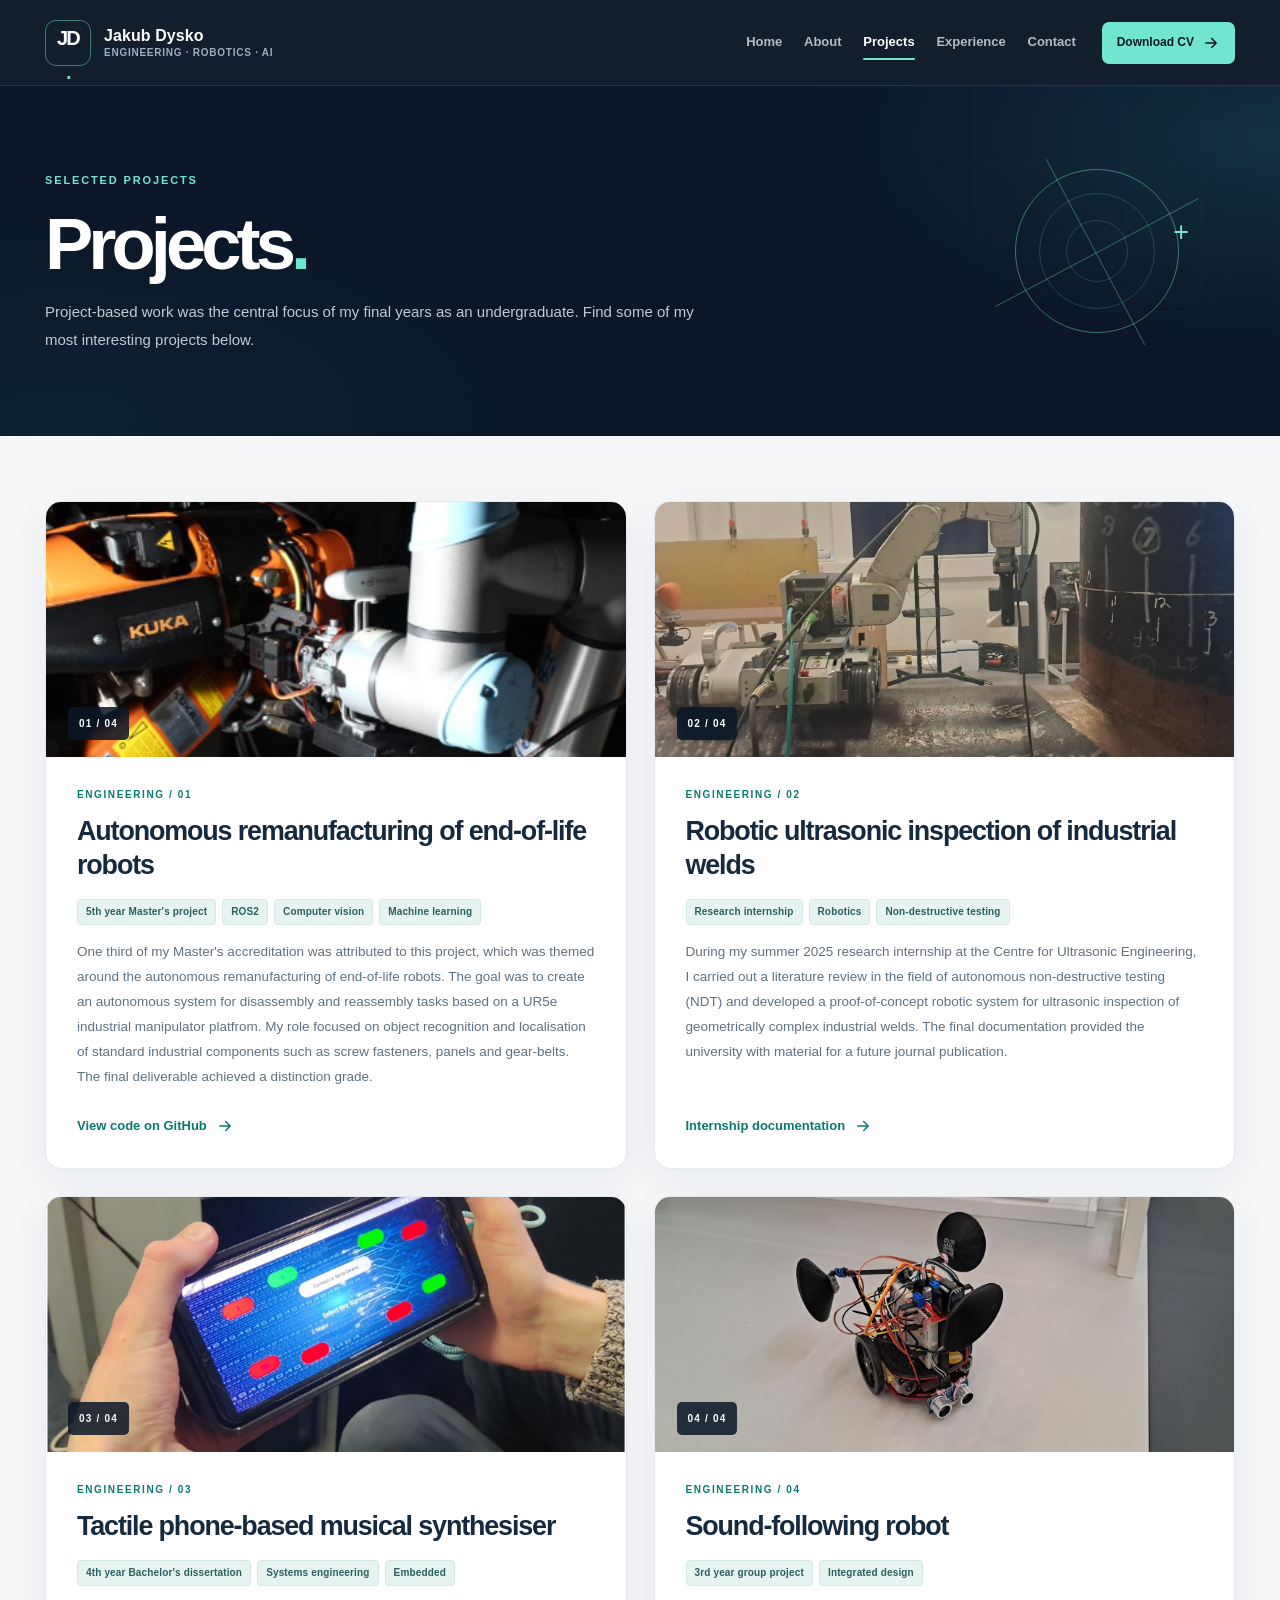
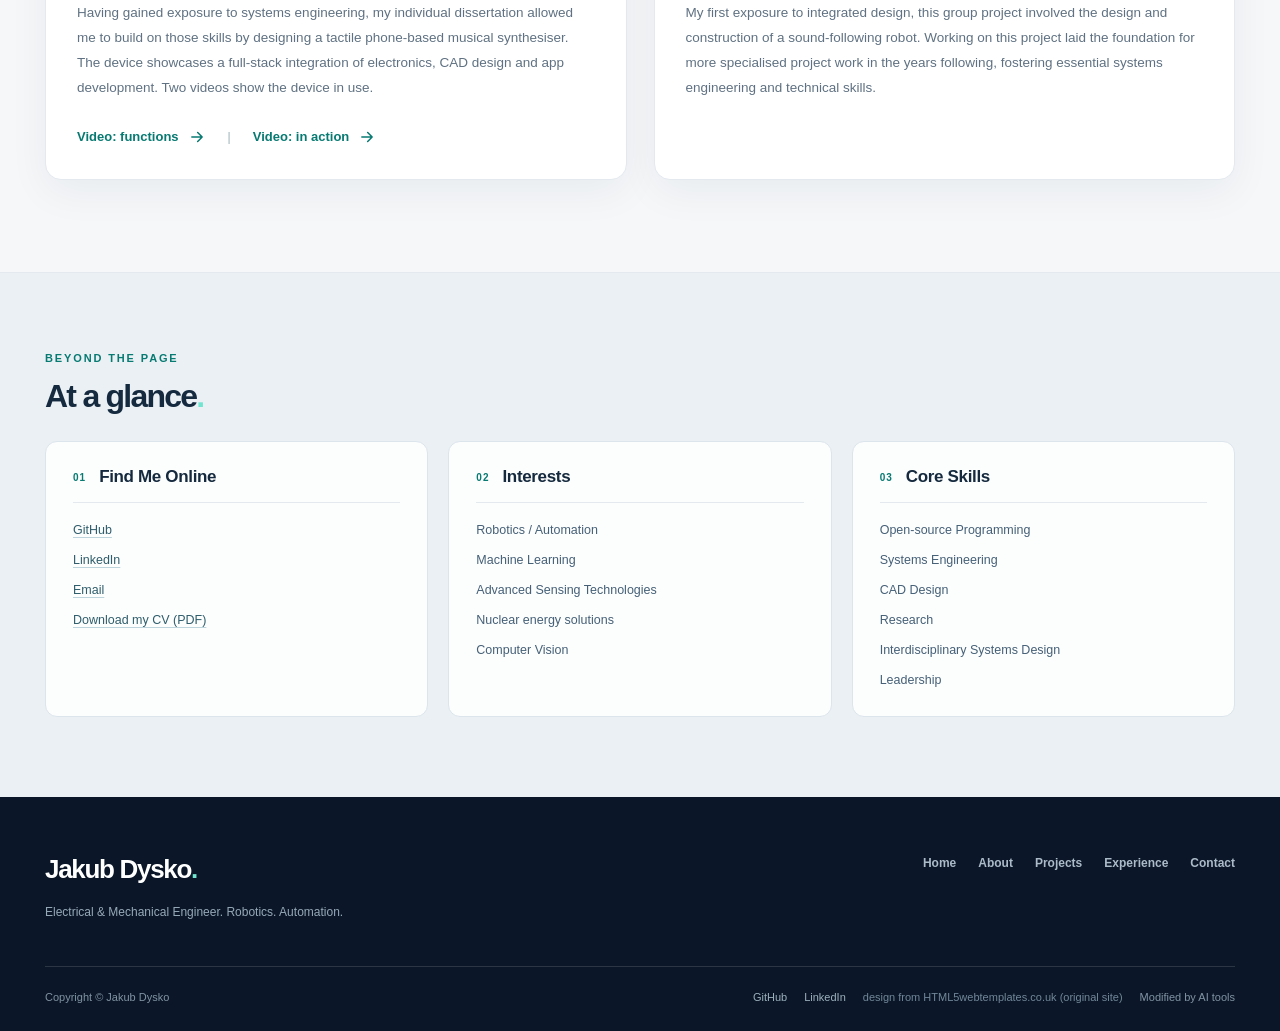
<file: projects.html>
<!DOCTYPE html>
<html lang="en"><head>
<meta charset="utf-8"/><meta content="width=device-width,initial-scale=1" name="viewport"/>
<meta content="Robotics, automation and embedded systems projects by Jakub Dysko." name="description"/><meta content="#0b1728" name="theme-color"/>
<title>Projects | Jakub Dysko</title>
<link href="images/favicon.svg" rel="icon" type="image/svg+xml"/>
<link href="style/style.css" rel="stylesheet"/>
<script defer="" src="scripts/main.js"></script>
</head><body><a class="skip-link" href="#main">Skip to main content</a><header class="site-header"><div class="container header-inner">
<a aria-label="Jakub Dysko — home" class="brand" href="index.html"><span class="brand-mark">JD<span class="brand-mark-dot">.</span></span><span class="brand-copy"><span class="brand-name">Jakub Dysko</span><span class="brand-sub">Engineering · Robotics · AI</span></span></a>
<button aria-controls="main-navigation" aria-expanded="false" aria-label="Open navigation" class="menu-toggle" type="button"><span></span><span></span><span></span></button>
<nav aria-label="Main navigation" class="main-nav" id="main-navigation"><a class="nav-link" href="index.html">Home</a><a class="nav-link" href="about.html">About</a><a aria-current="page" class="nav-link active" href="projects.html">Projects</a><a class="nav-link" href="experience.html">Experience</a><a class="nav-link" href="contact.html">Contact</a><a class="nav-cv" href="docs/Jakub_Dysko_CV.pdf" rel="noopener" target="_blank">Download CV <svg aria-hidden="true" fill="none" viewbox="0 0 20 20"><path d="M4.25 10h11.5m-5-5 5 5-5 5" stroke="currentColor" stroke-linecap="round" stroke-linejoin="round" stroke-width="1.65"></path></svg></a></nav>
</div></header><main id="main"><section class="page-banner"><div class="container"><div class="banner-grid"><div><span class="eyebrow">SELECTED PROJECTS</span><h1>Projects<span class="accent-dot">.</span></h1><p>Project-based work was the central focus of my final years as an undergraduate. Find some of my most interesting projects below.</p></div><div aria-hidden="true" class="banner-motif"><span class="motif-circle"></span><span class="motif-axis motif-axis-a"></span><span class="motif-axis motif-axis-b"></span><span class="motif-cross">+</span></div></div></div></section><section class="content-section project-section"><div class="container"><div class="project-grid"><article class="project-card"><div class="project-image-wrap"><img alt="Autonomous remanufacturing of end-of-life robots" class="card-image" decoding="async" loading="lazy" src="images/project-masters.png"/><span class="image-count">01 / 04</span></div><div class="project-card-body"><div class="project-topline"><span class="project-index">ENGINEERING / 01</span></div><h2>Autonomous remanufacturing of end-of-life robots</h2><div class="tag-list"><p class="tags"><span>5th year Master's project</span><span>ROS2</span><span>Computer vision</span><span>Machine learning</span></p></div><div class="project-description"><p>One third of my Master's accreditation was attributed to this project, which was themed around the autonomous remanufacturing of end-of-life robots. The goal was to create an autonomous system for disassembly and reassembly tasks based on a UR5e industrial manipulator platfrom. My role focused on object recognition and localisation of standard industrial components such as screw fasteners, panels and gear-belts. The final deliverable achieved a distinction grade.</p></div><div class="project-links"><a class="text-link" href="https://github.com/Mus-take/5th-year-project" rel="noopener noreferrer" target="_blank">View code on GitHub<svg aria-hidden="true" fill="none" viewbox="0 0 20 20"><path d="M4.25 10h11.5m-5-5 5 5-5 5" stroke="currentColor" stroke-linecap="round" stroke-linejoin="round" stroke-width="1.65"></path></svg></a></div></div></article><article class="project-card"><div class="project-image-wrap"><img alt="Robotic ultrasonic weld inspection" class="card-image" decoding="async" loading="lazy" src="images/project-ultrasonic.png"/><span class="image-count">02 / 04</span></div><div class="project-card-body"><div class="project-topline"><span class="project-index">ENGINEERING / 02</span></div><h2>Robotic ultrasonic inspection of industrial welds</h2><div class="tag-list"><p class="tags"><span>Research internship</span><span>Robotics</span><span>Non-destructive testing</span></p></div><div class="project-description"><p>During my summer 2025 research internship at the Centre for Ultrasonic Engineering, I carried out a literature review in the field of autonomous non-destructive testing (NDT) and developed a proof-of-concept robotic system for ultrasonic inspection of geometrically complex industrial welds. The final documentation provided the university with material for a future journal publication.</p></div><div class="project-links"><a class="text-link" href="docs/Jakub_Dysko_Internship_Documentation.pdf">Internship documentation<svg aria-hidden="true" fill="none" viewbox="0 0 20 20"><path d="M4.25 10h11.5m-5-5 5 5-5 5" stroke="currentColor" stroke-linecap="round" stroke-linejoin="round" stroke-width="1.65"></path></svg></a></div></div></article><article class="project-card"><div class="project-image-wrap"><img alt="Tactile phone-based musical synthesiser" class="card-image" decoding="async" loading="lazy" src="images/project-synthesiser.png"/><span class="image-count">03 / 04</span></div><div class="project-card-body"><div class="project-topline"><span class="project-index">ENGINEERING / 03</span></div><h2>Tactile phone-based musical synthesiser</h2><div class="tag-list"><p class="tags"><span>4th year Bachelor's dissertation</span><span>Systems engineering</span><span>Embedded</span></p></div><div class="project-description"><p>Having gained exposure to systems engineering, my individual dissertation allowed me to build on those skills by designing a tactile phone-based musical synthesiser. The device showcases a full-stack integration of electronics, CAD design and app development. Two videos show the device in use.</p></div><div class="project-links"><a class="text-link" href="https://youtu.be/eQcv3VPFw8E" rel="noopener noreferrer" target="_blank">Video: functions<svg aria-hidden="true" fill="none" viewbox="0 0 20 20"><path d="M4.25 10h11.5m-5-5 5 5-5 5" stroke="currentColor" stroke-linecap="round" stroke-linejoin="round" stroke-width="1.65"></path></svg></a><span aria-hidden="true" class="link-separator">|</span><a class="text-link" href="https://youtu.be/dEqBICx1Egc" rel="noopener noreferrer" target="_blank">Video: in action<svg aria-hidden="true" fill="none" viewbox="0 0 20 20"><path d="M4.25 10h11.5m-5-5 5 5-5 5" stroke="currentColor" stroke-linecap="round" stroke-linejoin="round" stroke-width="1.65"></path></svg></a></div></div></article><article class="project-card"><div class="project-image-wrap"><img alt="Sound-following robot" class="card-image" decoding="async" loading="lazy" src="images/project-sound-robot.jpg"/><span class="image-count">04 / 04</span></div><div class="project-card-body"><div class="project-topline"><span class="project-index">ENGINEERING / 04</span></div><h2>Sound-following robot</h2><div class="tag-list"><p class="tags"><span>3rd year group project</span><span>Integrated design</span></p></div><div class="project-description"><p>My first exposure to integrated design, this group project involved the design and construction of a sound-following robot. Working on this project laid the foundation for more specialised project work in the years following, fostering essential systems engineering and technical skills. </p></div></div></article></div></div></section><aside aria-label="More information" class="details-section"><div class="container"><div class="section-heading"><div><span class="eyebrow eyebrow-muted">BEYOND THE PAGE</span><h2>At a glance<span class="accent-dot">.</span></h2></div></div><div class="details-grid"><div class="detail-card"><div class="detail-card-head"><span class="panel-number">01</span><h3>Find Me Online</h3></div><ul>
<li><a href="https://github.com/jakubd2406" rel="noopener noreferrer" target="_blank">GitHub</a></li>
<li><a href="https://www.linkedin.com/in/jakub-dyśko-b75056295" rel="noopener noreferrer" target="_blank">LinkedIn</a></li>
<li><a href="mailto:jakub.dysko@gmail.com">Email</a></li>
<li><a href="docs/Jakub_Dysko_CV.pdf">Download my CV (PDF)</a></li>
</ul></div><div class="detail-card"><div class="detail-card-head"><span class="panel-number">02</span><h3>Interests</h3></div><ul class="plain">
<li>Robotics / Automation</li>
<li>Machine Learning</li>
<li>Advanced Sensing Technologies</li>
<li>Nuclear energy solutions</li>
<li>Computer Vision</li>
</ul></div><div class="detail-card"><div class="detail-card-head"><span class="panel-number">03</span><h3>Core Skills</h3></div><ul class="plain">
<li>Open-source Programming</li>
<li>Systems Engineering</li>
<li>CAD Design</li>
<li>Research</li>
<li>Interdisciplinary Systems Design</li>
<li>Leadership</li>
</ul></div></div></div></aside></main><footer class="site-footer"><div class="container footer-top"><div><a class="footer-brand" href="index.html">Jakub Dysko<span class="accent-dot">.</span></a><p>Electrical &amp; Mechanical Engineer. Robotics. Automation.</p></div><div class="footer-links"><a href="index.html">Home</a><a href="about.html">About</a><a href="projects.html">Projects</a><a href="experience.html">Experience</a><a href="contact.html">Contact</a></div></div>
<div class="container footer-bottom"><span>Copyright © Jakub Dysko</span><div><a href="https://github.com/jakubd2406" rel="noopener noreferrer" target="_blank">GitHub</a><a href="https://www.linkedin.com/in/jakub-dyśko-b75056295" rel="noopener noreferrer" target="_blank">LinkedIn</a><a class="template-credit" href="http://www.html5webtemplates.co.uk" rel="noopener noreferrer" target="_blank">design from HTML5webtemplates.co.uk (original site)</a>Modified by AI tools</div></div></footer></body></html>
</file>
<file: style/style.css>
/* Jakub Dysko — portfolio redesign. No external fonts, frameworks or trackers. */
:root {
  --navy:#0b1728;
  --navy-2:#12243a;
  --navy-3:#1c3450;
  --ink:#152a3e;
  --muted:#5f7182;
  --soft:#8697a7;
  --mint:#72e5d0;
  --mint-dark:#077a72;
  --paper:#f5f7f9;
  --white:#fff;
  --line:#e3e9ef;
  --shadow:0 24px 70px rgba(17,44,70,.08);
  --radius:16px;
  --width:1190px;
}
*,*::before,*::after {box-sizing:border-box}
html {scroll-behavior:smooth;scroll-padding-top:90px}
body {margin:0;background:var(--paper);font-family:Inter,ui-sans-serif,-apple-system,BlinkMacSystemFont,"Segoe UI",Arial,sans-serif;color:var(--ink);font-size:16px;line-height:1.7;-webkit-font-smoothing:antialiased}
img,svg {max-width:100%}
img {display:block}
a {color:inherit;text-decoration:none}
button {font:inherit}
button,a { -webkit-tap-highlight-color:transparent }
a:focus-visible,button:focus-visible {outline:3px solid #20c9aa;outline-offset:4px}
::selection {background:#aaf0e4;color:var(--navy)}
.container {width:min(var(--width),calc(100% - 72px));margin-inline:auto}
.skip-link {position:fixed;left:14px;top:-70px;z-index:200;padding:10px 16px;background:var(--mint);color:var(--navy);border-radius:8px}
.skip-link:focus {top:12px}
h1,h2,h3,h4,h5,p,ul {margin-top:0}
h1,h2,h3 {line-height:1.16;letter-spacing:-.035em}
p {line-height:1.77}
ul {padding-left:22px}
li {padding-left:4px}
li+li {margin-top:8px}
.accent-dot {color:var(--mint)}
/* Masthead */
.site-header {position:sticky;top:0;z-index:100;border-bottom:1px solid rgba(255,255,255,.10);background:rgba(11,23,40,.97);backdrop-filter:blur(16px)}
.header-inner {min-height:85px;display:flex;align-items:center;justify-content:space-between;gap:28px}
.brand {display:inline-flex;align-items:center;gap:13px;min-width:0;color:white}
.brand-mark {display:grid;place-items:center;width:46px;height:46px;border:1px solid rgba(114,229,208,.48);border-radius:11px;font-weight:850;letter-spacing:-.09em;font-size:20px;flex:none}
.brand-mark-dot {color:var(--mint)}
.brand-copy {display:flex;flex-direction:column;gap:1px;line-height:1.2}
.brand-name {font-size:16px;font-weight:760;letter-spacing:.005em}
.brand-sub {font-size:10px;letter-spacing:.075em;text-transform:uppercase;color:#9bafc1;font-weight:600;white-space:nowrap}
.main-nav {display:flex;align-items:center;gap:clamp(13px,1.7vw,27px)}
.nav-link {font-size:13px;font-weight:700;color:#afbdc9;position:relative;padding:12px 0;transition:color .2s ease}
.nav-link:hover,.nav-link.active {color:white}
.nav-link.active::after {content:"";position:absolute;left:0;right:0;bottom:6px;height:2px;background:var(--mint);border-radius:2px}
.nav-cv {display:inline-flex;align-items:center;gap:8px;color:var(--navy);background:var(--mint);font-weight:800;line-height:1.2;font-size:12px;border-radius:7px;padding:12px 15px;margin-left:4px;white-space:nowrap;transition:background .2s ease,transform .2s ease}
.nav-cv:hover {background:#a3f6e5;transform:translateY(-1px)}
.nav-cv svg,.btn svg,.text-link svg,.section-more svg,.contact-link svg {height:18px;width:18px;flex:none}
.menu-toggle {display:none}
/* Reusable controls */
.eyebrow {display:inline-block;font-size:11px;font-weight:820;letter-spacing:.17em;color:var(--mint);line-height:1.5}
.eyebrow-muted {color:var(--mint-dark)}
.btn {min-height:47px;display:inline-flex;align-items:center;justify-content:center;gap:11px;padding:12px 17px;border-radius:7px;font-size:13px;font-weight:790;letter-spacing:.006em;transition:transform .2s ease,background .2s ease,border-color .2s ease;white-space:nowrap;border:1px solid transparent}
.btn:hover {transform:translateY(-2px)}
.btn-primary {background:var(--mint);color:var(--navy)}
.btn-primary:hover {background:#a4f3e5}
.btn-outline {border-color:rgba(255,255,255,.32);background:rgba(255,255,255,.05);color:white}
.btn-outline:hover {border-color:var(--mint);background:rgba(114,229,208,.08)}
.btn-dark {background:var(--navy);color:white}
.btn-dark:hover {background:var(--navy-3)}
.text-link,.section-more {display:inline-flex;align-items:center;gap:9px;font-size:13px;font-weight:790;color:var(--mint-dark);transition:gap .2s ease}
.text-link:hover,.section-more:hover {gap:14px}
/* Home hero */
.home-hero,.page-banner {background:var(--navy);color:white;position:relative;isolation:isolate;overflow:hidden}
.home-hero::before,.page-banner::before {content:"";position:absolute;z-index:-1;inset:0;background:radial-gradient(ellipse 46% 80% at 100% 15%,rgba(42,113,132,.27),transparent 72%),radial-gradient(ellipse 50% 80% at 5% 95%,rgba(18,70,90,.22),transparent 75%)}
.home-hero::after,.page-banner::after {content:"";pointer-events:none;position:absolute;inset:0;z-index:-1;opacity:.14;background-image:linear-gradient(to right,rgba(170,229,224,.11) 1px,transparent 1px),linear-gradient(to bottom,rgba(170,229,224,.11) 1px,transparent 1px);background-size:75px 75px;mask-image:linear-gradient(110deg,transparent 13%,black 85%)}
.hero-grid {display:grid;grid-template-columns:minmax(0,1.17fr) minmax(340px,.83fr);align-items:center;gap:clamp(45px,6vw,100px);padding-top:78px;padding-bottom:70px}
.eyebrow-line {display:flex;gap:10px;align-items:center;font-weight:790;font-size:11px;letter-spacing:.14em;color:#b4dece}
.status-dot,.floating-signal {height:7px;width:7px;flex:none;background:var(--mint);border-radius:50%;box-shadow:0 0 0 5px rgba(114,229,208,.13)}
.hero-copy h1 {margin:23px 0 25px;font-size:clamp(49px,5.45vw,83px);font-weight:840;letter-spacing:-.068em;line-height:1.07}
.hero-copy h1>span {display:block;color:#fff}
.hero-body {max-width:650px}
.hero-body p {color:#c2ced8;font-size:14px;line-height:1.9;margin-bottom:16px}
.hero-body p:first-child {font-size:15px;color:#e0e9f0}
.hero-actions {display:flex;flex-wrap:wrap;gap:12px;margin-top:31px}
.hero-visual {min-height:460px;align-self:stretch;position:relative;display:flex;justify-content:center;align-items:center;padding:15px 20px 32px}
.photo-halo {position:absolute;inset:13% 0 11% 12%;border-radius:50%;background:radial-gradient(circle,rgba(114,229,208,.22),transparent 70%);filter:blur(16px)}
.photo-frame {height:440px;max-height:100%;width:82%;max-width:345px;position:relative;z-index:1;border-radius:160px 160px 13px 13px;overflow:hidden;border:1px solid rgba(255,255,255,.23);background:#1b3042;box-shadow:0 27px 70px rgba(1,8,22,.40)}
.photo-frame::after {content:"";position:absolute;inset:0;box-shadow:inset 0 0 0 6px rgba(255,255,255,.035);pointer-events:none}
.photo-frame img {height:100%;width:100%;object-fit:cover;object-position:50% 16%}
.floating-label {position:absolute;right:-5px;bottom:18px;z-index:2;display:flex;gap:14px;align-items:center;background:#182b41;border:1px solid rgba(114,229,208,.27);border-radius:11px;padding:14px 18px;color:#d9e2e9;font-size:12px;line-height:1.48;box-shadow:0 18px 32px rgba(0,0,0,.22)}
.floating-label strong {font-size:15px;color:white}
.floating-signal {height:9px;width:9px}
.visual-corner {position:absolute;width:65px;height:65px;border:1px solid rgba(114,229,208,.43)}
.corner-tl {top:42px;left:12px;border-right:0;border-bottom:0}
.corner-br {right:2px;bottom:48px;border-left:0;border-top:0}
.hero-rule {border-top:1px solid rgba(255,255,255,.13);height:55px;display:flex;justify-content:space-between;align-items:center;color:#91a6b7;font-size:10px;font-weight:760;letter-spacing:.15em}
.rule-arrow {font-size:25px;line-height:1;color:var(--mint);font-weight:300}
/* Generic section heads */
.content-section {padding:86px 0}
.content-section+.content-section {padding-top:8px}
.section-heading {display:flex;align-items:end;justify-content:space-between;gap:22px;margin-bottom:31px}
.section-heading h2 {font-size:clamp(29px,3.2vw,44px);margin:8px 0 0;font-weight:805;letter-spacing:-.055em}
.section-more {padding-bottom:6px}
/* Home - Highlights */
.highlight-layout {display:grid;grid-template-columns:330px minmax(0,1fr);gap:24px}
.highlight-lead {position:relative;overflow:hidden;min-height:325px;padding:33px;border-radius:var(--radius);background:var(--navy-2);color:white}
.overline {color:var(--mint);font-size:10px;letter-spacing:.17em;font-weight:800}
.highlight-lead p {margin:20px 0 0;font-size:27px;line-height:1.36;font-weight:700;letter-spacing:-.04em;max-width:235px}
.highlight-graphic {position:absolute;right:0;bottom:0;width:180px;height:110px;opacity:.35}
.highlight-graphic i {position:absolute;display:block;border:1px solid var(--mint);border-radius:50%;width:150px;height:150px;bottom:-100px;right:-30px}
.highlight-graphic i:nth-child(2) {width:210px;height:210px;bottom:-120px;right:-60px}
.highlight-graphic i:nth-child(3) {width:280px;height:280px;bottom:-155px;right:-100px}
.highlight-list {background:var(--white);border:1px solid var(--line);box-shadow:var(--shadow);border-radius:var(--radius);padding:24px 38px}
.highlight-list ul {margin:0;padding:0;list-style:none}
.highlight-list li {position:relative;list-style:none;padding:14px 0 14px 28px;color:#385068;font-size:14px;line-height:1.65}
.highlight-list li::before {content:"";position:absolute;top:25px;left:0;width:9px;height:9px;border:2px solid var(--mint-dark);border-radius:50%;background:#d6f6f0}
.highlight-list li+li {margin-top:0;border-top:1px solid var(--line)}
/* Home - Feature */
.featured-section {padding-bottom:95px!important}
.featured-card {display:grid;grid-template-columns:1fr 1fr;min-height:345px;background:white;border:1px solid var(--line);border-radius:var(--radius);overflow:hidden;box-shadow:var(--shadow)}
.featured-image {background:#172b39;min-height:345px;overflow:hidden}
.featured-image img {width:100%;height:100%;object-fit:cover;object-position:center;transition:transform .35s ease}
.featured-card:hover .featured-image img {transform:scale(1.035)}
.featured-content {padding:47px 49px;display:flex;flex-direction:column;align-items:start;justify-content:center}
.project-index {font-size:10px;font-weight:830;letter-spacing:.16em;color:var(--mint-dark)}
.featured-content h3 {font-size:clamp(24px,2.65vw,36px);line-height:1.2;margin:14px 0 17px;letter-spacing:-.047em}
.featured-content p {font-size:14px;color:var(--muted);line-height:1.85;margin-bottom:23px}
.featured-content p>a {color:var(--mint-dark);font-weight:700;text-decoration:underline;text-underline-offset:3px}
/* Page intros */
.page-banner {padding:79px 0 83px}
.banner-grid {display:grid;grid-template-columns:minmax(0,800px) 1fr;gap:36px;align-items:center}
.page-banner h1 {font-weight:850;font-size:clamp(48px,5.65vw,80px);letter-spacing:-.068em;line-height:1.06;margin:14px 0 15px}
.page-banner p {max-width:680px;margin:0;color:#bdcbd7;font-size:15px;line-height:1.85}
.banner-motif {height:180px;position:relative;min-width:190px}
.motif-circle {position:absolute;height:164px;width:164px;border:1px solid rgba(114,229,208,.45);border-radius:50%;top:0;right:56px}
.motif-circle::before,.motif-circle::after {content:"";border:1px solid rgba(114,229,208,.2);border-radius:50%;inset:23px;position:absolute}
.motif-circle::after {inset:50px}
.motif-axis {position:absolute;display:block;background:rgba(114,229,208,.35)}
.motif-axis-a {width:230px;height:1px;top:83px;right:23px;transform:rotate(-28deg)}
.motif-axis-b {width:1px;height:210px;top:-22px;right:139px;transform:rotate(-28deg)}
.motif-cross {position:absolute;font-size:27px;line-height:1;right:46px;top:50px;font-weight:200;color:var(--mint)}
/* Projects */
.project-section {padding-top:65px;padding-bottom:92px}
.project-grid {display:grid;grid-template-columns:repeat(2,minmax(0,1fr));gap:27px}
.project-card {display:flex;flex-direction:column;min-width:0;background:var(--white);border:1px solid var(--line);border-radius:var(--radius);overflow:hidden;box-shadow:0 12px 40px rgba(13,35,58,.055);transition:box-shadow .2s ease,transform .2s ease}
.project-card:hover {box-shadow:0 24px 50px rgba(13,35,58,.12);transform:translateY(-3px)}
.project-image-wrap {height:255px;overflow:hidden;position:relative;background:#1d2d3d}
.card-image {width:100%;height:100%;object-fit:cover;object-position:center;transition:transform .4s ease}
.project-card:hover .card-image {transform:scale(1.035)}
.image-count {position:absolute;bottom:17px;left:22px;background:rgba(10,23,40,.85);color:#f6ffff;letter-spacing:.12em;font-size:10px;font-weight:780;padding:8px 11px;border-radius:5px}
.project-card-body {padding:29px 31px 31px;display:flex;flex:1;flex-direction:column;align-items:start}
.project-topline {display:flex;align-items:center;justify-content:space-between;margin-bottom:12px}
.project-card h2 {font-size:clamp(23px,2.1vw,29px);font-weight:780;line-height:1.24;letter-spacing:-.042em;margin:0 0 17px}
.tag-list {margin-bottom:15px}
.tag-list .tags {display:flex;gap:6px;flex-wrap:wrap;margin:0;padding:0}
.tag-list span {font-size:10px;font-weight:700;letter-spacing:.015em;color:#2d5e60;background:#e6f4f1;border:1px solid #d3e9e5;border-radius:4px;padding:5px 8px;line-height:1.4}
.project-description {margin:0 0 19px}
.project-description p {color:var(--muted);font-size:13.5px;line-height:1.85;margin:0}
.project-links {display:flex;flex-wrap:wrap;gap:10px 22px;margin-top:auto;padding-top:6px}
/* About */
.about-section {padding-top:69px;padding-bottom:93px}
.education-grid {display:grid;grid-template-columns:repeat(2,minmax(0,1fr));gap:24px}
.education-card {padding:31px 35px;background:white;border:1px solid var(--line);box-shadow:var(--shadow);border-radius:var(--radius)}
.timeline-top {display:flex;align-items:center;justify-content:space-between;margin-bottom:20px;border-bottom:1px solid var(--line);padding-bottom:16px}
.step {font-size:11px;font-weight:820;color:var(--mint-dark);letter-spacing:.14em}
.step-label {font-size:11px;letter-spacing:.1em;font-weight:820;padding:5px 9px;background:#e5f6f2;border-radius:4px;color:var(--mint-dark)}
.education-card p {color:var(--muted);font-size:13.5px;line-height:1.87;margin:0 0 14px}
.education-card p:first-of-type {color:#39536b;font-size:14px}
.education-card strong {font-size:21px;line-height:1.38;letter-spacing:-.03em;color:var(--ink);display:inline-block;margin-bottom:5px}
.education-card p:last-child {margin-bottom:0}
.about-lower {display:grid;grid-template-columns:1fr 1fr;gap:24px;margin-top:24px}
.lower-card {padding:30px 35px;border-radius:var(--radius);border:1px solid var(--line);background:#fff}
.lower-card h2 {font-size:23px;letter-spacing:-.035em;margin:11px 0 20px}
.lower-card ul {color:var(--muted);margin-bottom:0;font-size:13.5px;line-height:1.85}
.lower-card li::marker {color:var(--mint-dark)}
.lower-card li+li {margin-top:11px}
.about-cta {margin-top:27px}
/* Experience */
.experience-section {padding-top:71px;padding-bottom:93px}
.experience-list {display:grid;gap:13px}
.experience-card {display:grid;grid-template-columns:83px 1fr;border:1px solid var(--line);border-radius:13px;background:white;padding:27px 31px;box-shadow:0 9px 30px rgba(12,38,61,.04)}
.experience-number {font-size:13px;letter-spacing:.12em;font-weight:800;color:var(--mint-dark);padding:8px 0}
.experience-body h3 {font-size:22px;font-weight:780;margin:0 0 8px}
.experience-dates {display:flex;flex-direction:column;gap:4px;margin:0 0 14px}
.experience-dates h5 {font-size:12.5px;line-height:1.6;font-weight:740;color:#386278;margin:0;letter-spacing:0}
.experience-body p {margin:0;color:var(--muted);font-size:13.5px;line-height:1.85}
.experience-body a {font-weight:780;color:var(--mint-dark);text-decoration:underline;text-underline-offset:3px}
.secondary-heading {margin-top:75px}
/* Contact */
.contact-section {padding-top:70px;padding-bottom:93px}
.contact-grid {display:grid;grid-template-columns:repeat(3,minmax(0,1fr));gap:24px}
.contact-card {min-width:0;background:white;border:1px solid var(--line);border-radius:var(--radius);padding:33px;min-height:190px;box-shadow:var(--shadow)}
.contact-number {font-size:10px;letter-spacing:.14em;color:var(--mint-dark);font-weight:820}
.contact-card h2 {font-size:25px;margin:24px 0 15px}
.contact-link {font-size:13px;font-weight:680;color:#31566d;display:flex;align-items:start;gap:10px;overflow-wrap:anywhere;word-break:break-word;transition:color .2s ease}
.contact-link svg {height:17px;width:17px;margin-top:3px}
.contact-link:hover {color:var(--mint-dark)}
.contact-cta {display:flex;align-items:center;justify-content:space-between;gap:25px;margin-top:26px;padding:30px 35px;background:var(--navy-2);color:white;border-radius:var(--radius)}
.contact-cta h2 {margin:7px 0 0;font-size:28px}
/* Repeated portfolio details */
.details-section {border-top:1px solid var(--line);background:#eaf0f4;padding:70px 0 80px}
.details-section .section-heading {margin-bottom:26px}
.details-section .section-heading h2 {font-size:32px}
.details-grid {display:grid;grid-template-columns:repeat(3,minmax(0,1fr));gap:20px}
.detail-card {min-width:0;border:1px solid #dce5ec;background:rgba(255,255,255,.86);border-radius:12px;padding:25px 27px}
.detail-card-head {display:flex;align-items:center;gap:13px;border-bottom:1px solid var(--line);padding-bottom:15px;margin-bottom:17px}
.panel-number {font-size:10px;letter-spacing:.1em;font-weight:840;color:var(--mint-dark)}
.detail-card h3 {margin:0;font-size:17px;letter-spacing:-.02em}
.detail-card ul {margin:0;padding:0;list-style:none;color:#456077;font-size:12.5px;line-height:1.75}
.detail-card li {padding:0;list-style:none}
.detail-card li+li {margin-top:8px}
.detail-card a {color:#2e5d6b;text-decoration:underline;text-decoration-color:#bdd4dc;text-underline-offset:3px;overflow-wrap:anywhere}
.detail-card a:hover {color:var(--mint-dark)}
/* Footer */
.site-footer {background:var(--navy);color:white;padding:50px 0 24px}
.footer-top {display:flex;align-items:start;justify-content:space-between;gap:24px;padding-bottom:43px;border-bottom:1px solid rgba(255,255,255,.13)}
.footer-brand {font-size:26px;font-weight:820;letter-spacing:-.05em}
.footer-top p {color:#96a9b9;font-size:12px;margin:10px 0 0}
.footer-links {display:flex;gap:22px;flex-wrap:wrap;padding-top:6px}
.footer-links a {font-size:12px;color:#acbbc8;font-weight:700}
.footer-links a:hover,.footer-bottom a:hover {color:var(--mint)}
.footer-bottom {display:flex;justify-content:space-between;align-items:start;gap:20px;padding-top:21px;color:#8093a4;font-size:11px}
.footer-bottom>div {display:flex;gap:17px;flex-wrap:wrap;justify-content:flex-end}
.footer-bottom a {color:#9db1bd}
.footer-bottom .template-credit {color:#718799}
/* Tablet */
@media(max-width:1050px) {
 .container {width:min(var(--width),calc(100% - 48px))}
 .header-inner {gap:16px}
 .brand-sub {font-size:9px}
 .main-nav {gap:15px}
 .hero-grid {grid-template-columns:1.2fr .8fr;gap:24px}
 .hero-copy h1 {font-size:clamp(52px,6vw,76px)}
 .photo-frame {width:90%;height:405px}
 .floating-label {right:-7px}
 .contact-card {padding:26px}
}
@media(max-width:820px) {
 .site-header {position:sticky}
 .header-inner {min-height:74px}
 .menu-toggle {display:flex;flex-direction:column;gap:5px;justify-content:center;align-items:center;background:transparent;border:1px solid rgba(255,255,255,.23);border-radius:8px;width:44px;height:42px;color:white;cursor:pointer}
 .menu-toggle span {height:2px;width:19px;background:white;transition:transform .2s ease,opacity .2s ease}
 .menu-toggle[aria-expanded="true"] span:first-child {transform:translateY(7px) rotate(45deg)}
 .menu-toggle[aria-expanded="true"] span:nth-child(2) {opacity:0}
 .menu-toggle[aria-expanded="true"] span:last-child {transform:translateY(-7px) rotate(-45deg)}
 .main-nav {position:absolute;top:100%;left:0;right:0;padding:15px 24px 22px;display:none;flex-direction:column;align-items:stretch;gap:2px;background:var(--navy);box-shadow:0 20px 28px rgba(0,0,0,.28);border-bottom:1px solid rgba(255,255,255,.2)}
 .main-nav.is-open {display:flex}
 .nav-link {font-size:15px;padding:10px 6px}
 .nav-link.active::after {left:5px;right:auto;width:26px;bottom:5px}
 .nav-cv {margin:12px 0 0;width:max-content}
 .hero-grid {grid-template-columns:1fr 330px;padding-top:54px;padding-bottom:50px}
 .hero-copy h1 {font-size:clamp(49px,7vw,65px)}
 .hero-visual {min-height:390px;padding:15px 0 15px}
 .photo-frame {height:355px;width:94%}
 .floating-label {font-size:10px;padding:11px;right:-8px;bottom:0}
 .floating-label strong {font-size:12px}
 .hero-body p {font-size:13px}
 .hero-body p:first-child {font-size:13px}
 .banner-motif {opacity:.65}
 .contact-grid {grid-template-columns:1fr 1fr}
 .contact-card:last-child {grid-column:1/-1}
 .highlight-layout {grid-template-columns:270px 1fr}
 .highlight-lead {padding:26px}
 .highlight-list {padding:20px 26px}
 .details-grid {grid-template-columns:1fr 1fr}
 .detail-card:last-child {grid-column:1/-1}
 .education-card {padding:26px}
 .project-card-body {padding:26px}
}
/* Mobile */
@media(max-width:640px) {
 .container {width:calc(100% - 38px)}
 .brand-mark {height:42px;width:42px;font-size:18px}
 .brand-name {font-size:14px}
 .brand-sub {font-size:8px}
 .home-hero::after,.page-banner::after {background-size:52px 52px}
 .hero-grid {display:flex;flex-direction:column;align-items:stretch;gap:26px;padding-top:44px;padding-bottom:35px}
 .hero-copy h1 {font-size:clamp(51px,12vw,71px);margin:17px 0 19px}
 .eyebrow-line {font-size:9px;letter-spacing:.1em}
 .hero-body p {font-size:13px;line-height:1.8;margin-bottom:12px}
 .hero-body p:first-child {font-size:14px}
 .hero-actions {margin-top:25px;gap:10px}
 .hero-actions .btn {font-size:12px;padding:10px 13px}
 .hero-visual {min-height:310px;max-height:355px;width:100%;align-items:center;padding:0 20px 4px}
 .photo-frame {height:335px;width:66%;max-width:280px;border-radius:115px 115px 10px 10px}
 .floating-label {right:0;bottom:11px}
 .corner-tl {top:25px;left:14px}
 .corner-br {right:7px;bottom:24px}
 .hero-rule {height:49px}
 .content-section {padding:59px 0}
 .section-heading {margin-bottom:22px;align-items:start}
 .section-heading h2 {font-size:32px}
 .section-more {font-size:11px;margin-top:23px}
 .highlight-layout,.featured-card,.project-grid,.education-grid,.about-lower,.contact-grid,.details-grid {grid-template-columns:1fr}
 .highlight-lead {min-height:210px;padding:27px}
 .highlight-lead p {max-width:300px;font-size:26px}
 .highlight-list {padding:13px 26px}
 .highlight-list li {padding:13px 0 13px 26px;font-size:13px}
 .featured-section {padding-bottom:65px!important}
 .featured-image {min-height:230px;max-height:260px}
 .featured-content {padding:30px}
 .featured-content h3 {font-size:27px}
 .page-banner {padding:62px 0 64px}
 .page-banner h1 {font-size:clamp(51px,12vw,73px);margin:10px 0 12px}
 .page-banner p {font-size:14px}
 .banner-grid {grid-template-columns:1fr}
 .banner-motif {display:none}
 .project-section,.about-section,.experience-section,.contact-section {padding-top:40px;padding-bottom:65px}
 .project-grid {gap:18px}
 .project-image-wrap {height:230px}
 .project-card-body {padding:23px}
 .project-card h2 {font-size:26px}
 .project-description p {font-size:13px}
 .education-grid,.about-lower {gap:16px}
 .education-card,.lower-card {padding:26px}
 .experience-card {grid-template-columns:37px 1fr;padding:24px 17px 24px 20px}
 .experience-number {font-size:11px}
 .experience-body h3 {font-size:20px}
 .experience-body p {font-size:13px}
 .secondary-heading {margin-top:55px}
 .contact-card,.contact-card:last-child {grid-column:auto;min-height:140px;padding:27px}
 .contact-card h2 {margin:12px 0;font-size:22px}
 .contact-cta {align-items:start;flex-direction:column;padding:26px}
 .details-section {padding:58px 0}
 .details-grid {gap:14px}
 .detail-card,.detail-card:last-child {grid-column:auto;padding:24px}
 .footer-top,.footer-bottom {flex-direction:column}
 .footer-top {padding-bottom:30px}
 .footer-bottom>div {justify-content:flex-start}
}
@media(max-width:380px) {
 .container {width:calc(100% - 28px)}
 .hero-actions .btn {width:100%}
 .hero-visual {min-height:300px}
 .photo-frame {width:75%}
 .floating-label {right:-5px;bottom:-2px}
 .section-more {display:none}
 .brand-sub {letter-spacing:.04em}
}
@media(prefers-reduced-motion:reduce) {
 *,*::before,*::after {animation-duration:.01ms!important;transition-duration:.01ms!important;scroll-behavior:auto!important}
}
.project-links .link-separator {color:#99aeba;font-size:12px;align-self:center}
</file>
